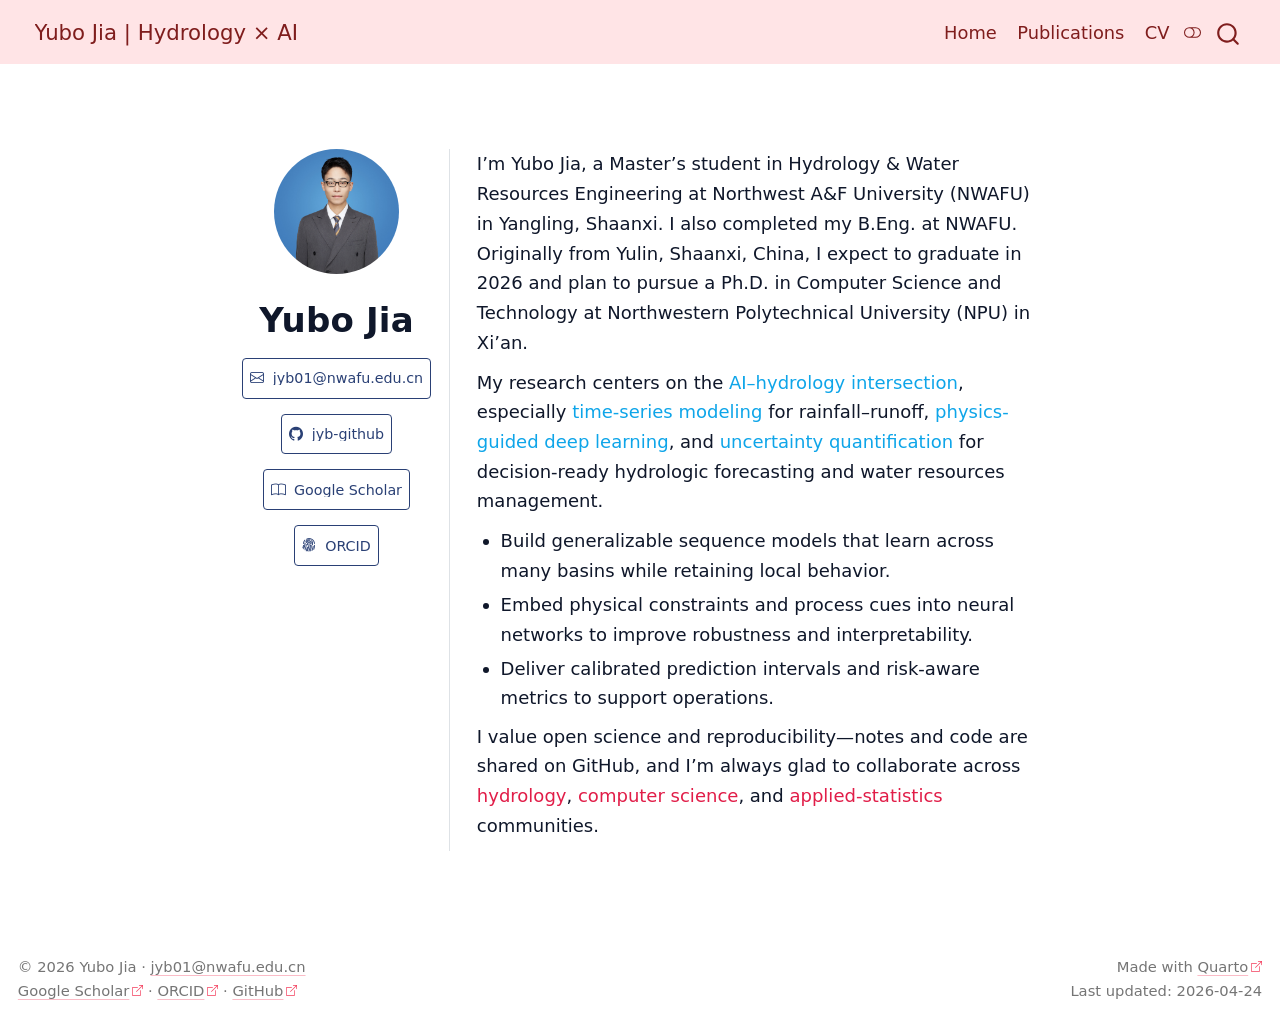
<file: docs/index.html>
<!DOCTYPE html>
<html xmlns="http://www.w3.org/1999/xhtml" lang="en" xml:lang="en"><head>

<meta charset="utf-8">
<meta name="generator" content="quarto-1.8.25">

<meta name="viewport" content="width=device-width, initial-scale=1.0, user-scalable=yes">


<title>Yubo Jia</title>
<style>
code{white-space: pre-wrap;}
span.smallcaps{font-variant: small-caps;}
div.columns{display: flex; gap: min(4vw, 1.5em);}
div.column{flex: auto; overflow-x: auto;}
div.hanging-indent{margin-left: 1.5em; text-indent: -1.5em;}
ul.task-list{list-style: none;}
ul.task-list li input[type="checkbox"] {
  width: 0.8em;
  margin: 0 0.8em 0.2em -1em; /* quarto-specific, see https://github.com/quarto-dev/quarto-cli/issues/4556 */ 
  vertical-align: middle;
}
</style>


<script src="site_libs/quarto-nav/quarto-nav.js"></script>
<script src="site_libs/clipboard/clipboard.min.js"></script>
<script src="site_libs/quarto-search/autocomplete.umd.js"></script>
<script src="site_libs/quarto-search/fuse.min.js"></script>
<script src="site_libs/quarto-search/quarto-search.js"></script>
<meta name="quarto:offset" content="./">
<link href="./images/site-logo.png" rel="icon" type="image/png">
<script src="site_libs/quarto-html/quarto.js" type="module"></script>
<script src="site_libs/quarto-html/tabsets/tabsets.js" type="module"></script>
<script src="site_libs/quarto-html/axe/axe-check.js" type="module"></script>
<script src="site_libs/quarto-html/popper.min.js"></script>
<script src="site_libs/quarto-html/tippy.umd.min.js"></script>
<link href="site_libs/quarto-html/tippy.css" rel="stylesheet">
<link href="site_libs/quarto-html/quarto-syntax-highlighting-2156106875a500ed5b0d6cb7cda64e9d.css" rel="stylesheet" class="quarto-color-scheme" id="quarto-text-highlighting-styles">
<link href="site_libs/quarto-html/quarto-syntax-highlighting-dark-db2ab6285dc1dfa17f26b3674ebb796b.css" rel="stylesheet" class="quarto-color-scheme quarto-color-alternate" id="quarto-text-highlighting-styles">
<link href="site_libs/quarto-html/quarto-syntax-highlighting-2156106875a500ed5b0d6cb7cda64e9d.css" rel="stylesheet" class="quarto-color-scheme-extra" id="quarto-text-highlighting-styles">
<script src="site_libs/bootstrap/bootstrap.min.js"></script>
<link href="site_libs/bootstrap/bootstrap-icons.css" rel="stylesheet">
<link href="site_libs/bootstrap/bootstrap-c20102e62881c07e76477cce2f9e4ada.min.css" rel="stylesheet" append-hash="true" class="quarto-color-scheme" id="quarto-bootstrap" data-mode="light">
<link href="site_libs/bootstrap/bootstrap-dark-8c8c15d078644ef7ad4516aa5528fd41.min.css" rel="stylesheet" append-hash="true" class="quarto-color-scheme quarto-color-alternate" id="quarto-bootstrap" data-mode="dark">
<link href="site_libs/bootstrap/bootstrap-c20102e62881c07e76477cce2f9e4ada.min.css" rel="stylesheet" append-hash="true" class="quarto-color-scheme-extra" id="quarto-bootstrap" data-mode="light">
<script id="quarto-search-options" type="application/json">{
  "location": "navbar",
  "copy-button": false,
  "collapse-after": 3,
  "panel-placement": "end",
  "type": "overlay",
  "limit": 50,
  "keyboard-shortcut": [
    "f",
    "/",
    "s"
  ],
  "language": {
    "search-no-results-text": "No results",
    "search-matching-documents-text": "matching documents",
    "search-copy-link-title": "Copy link to search",
    "search-hide-matches-text": "Hide additional matches",
    "search-more-match-text": "more match in this document",
    "search-more-matches-text": "more matches in this document",
    "search-clear-button-title": "Clear",
    "search-text-placeholder": "",
    "search-detached-cancel-button-title": "Cancel",
    "search-submit-button-title": "Submit",
    "search-label": "Search"
  }
}</script>


<meta property="og:title" content="Yubo Jia">
<meta property="og:image" content="https://jyb03.github.io/images/jiayubo_2025.jpg">
<meta property="og:site_name" content="Yubo Jia">
<meta property="og:image:alt" content="Portrait of Yubo Jia">
<meta name="twitter:title" content="Yubo Jia">
<meta name="twitter:image" content="https://jyb03.github.io/images/jiayubo_2025.jpg">
<meta name="twitter:image:alt" content="Portrait of Yubo Jia">
<meta name="twitter:card" content="summary_large_image">
</head>

<body class="nav-fixed fullcontent quarto-light"><script id="quarto-html-before-body" type="application/javascript">
    const toggleBodyColorMode = (bsSheetEl) => {
      const mode = bsSheetEl.getAttribute("data-mode");
      const bodyEl = window.document.querySelector("body");
      if (mode === "dark") {
        bodyEl.classList.add("quarto-dark");
        bodyEl.classList.remove("quarto-light");
      } else {
        bodyEl.classList.add("quarto-light");
        bodyEl.classList.remove("quarto-dark");
      }
    }
    const toggleBodyColorPrimary = () => {
      const bsSheetEl = window.document.querySelector("link#quarto-bootstrap:not([rel=disabled-stylesheet])");
      if (bsSheetEl) {
        toggleBodyColorMode(bsSheetEl);
      }
    }
    const setColorSchemeToggle = (alternate) => {
      const toggles = window.document.querySelectorAll('.quarto-color-scheme-toggle');
      for (let i=0; i < toggles.length; i++) {
        const toggle = toggles[i];
        if (toggle) {
          if (alternate) {
            toggle.classList.add("alternate");
          } else {
            toggle.classList.remove("alternate");
          }
        }
      }
    };
    const toggleColorMode = (alternate) => {
      // Switch the stylesheets
      const primaryStylesheets = window.document.querySelectorAll('link.quarto-color-scheme:not(.quarto-color-alternate)');
      const alternateStylesheets = window.document.querySelectorAll('link.quarto-color-scheme.quarto-color-alternate');
      manageTransitions('#quarto-margin-sidebar .nav-link', false);
      if (alternate) {
        // note: dark is layered on light, we don't disable primary!
        enableStylesheet(alternateStylesheets);
        for (const sheetNode of alternateStylesheets) {
          if (sheetNode.id === "quarto-bootstrap") {
            toggleBodyColorMode(sheetNode);
          }
        }
      } else {
        disableStylesheet(alternateStylesheets);
        enableStylesheet(primaryStylesheets)
        toggleBodyColorPrimary();
      }
      manageTransitions('#quarto-margin-sidebar .nav-link', true);
      // Switch the toggles
      setColorSchemeToggle(alternate)
      // Hack to workaround the fact that safari doesn't
      // properly recolor the scrollbar when toggling (#1455)
      if (navigator.userAgent.indexOf('Safari') > 0 && navigator.userAgent.indexOf('Chrome') == -1) {
        manageTransitions("body", false);
        window.scrollTo(0, 1);
        setTimeout(() => {
          window.scrollTo(0, 0);
          manageTransitions("body", true);
        }, 40);
      }
    }
    const disableStylesheet = (stylesheets) => {
      for (let i=0; i < stylesheets.length; i++) {
        const stylesheet = stylesheets[i];
        stylesheet.rel = 'disabled-stylesheet';
      }
    }
    const enableStylesheet = (stylesheets) => {
      for (let i=0; i < stylesheets.length; i++) {
        const stylesheet = stylesheets[i];
        if(stylesheet.rel !== 'stylesheet') { // for Chrome, which will still FOUC without this check
          stylesheet.rel = 'stylesheet';
        }
      }
    }
    const manageTransitions = (selector, allowTransitions) => {
      const els = window.document.querySelectorAll(selector);
      for (let i=0; i < els.length; i++) {
        const el = els[i];
        if (allowTransitions) {
          el.classList.remove('notransition');
        } else {
          el.classList.add('notransition');
        }
      }
    }
    const isFileUrl = () => {
      return window.location.protocol === 'file:';
    }
    const hasAlternateSentinel = () => {
      let styleSentinel = getColorSchemeSentinel();
      if (styleSentinel !== null) {
        return styleSentinel === "alternate";
      } else {
        return false;
      }
    }
    const setStyleSentinel = (alternate) => {
      const value = alternate ? "alternate" : "default";
      if (!isFileUrl()) {
        window.localStorage.setItem("quarto-color-scheme", value);
      } else {
        localAlternateSentinel = value;
      }
    }
    const getColorSchemeSentinel = () => {
      if (!isFileUrl()) {
        const storageValue = window.localStorage.getItem("quarto-color-scheme");
        return storageValue != null ? storageValue : localAlternateSentinel;
      } else {
        return localAlternateSentinel;
      }
    }
    const toggleGiscusIfUsed = (isAlternate, darkModeDefault) => {
      const baseTheme = document.querySelector('#giscus-base-theme')?.value ?? 'light';
      const alternateTheme = document.querySelector('#giscus-alt-theme')?.value ?? 'dark';
      let newTheme = '';
      if(authorPrefersDark) {
        newTheme = isAlternate ? baseTheme : alternateTheme;
      } else {
        newTheme = isAlternate ? alternateTheme : baseTheme;
      }
      const changeGiscusTheme = () => {
        // From: https://github.com/giscus/giscus/issues/336
        const sendMessage = (message) => {
          const iframe = document.querySelector('iframe.giscus-frame');
          if (!iframe) return;
          iframe.contentWindow.postMessage({ giscus: message }, 'https://giscus.app');
        }
        sendMessage({
          setConfig: {
            theme: newTheme
          }
        });
      }
      const isGiscussLoaded = window.document.querySelector('iframe.giscus-frame') !== null;
      if (isGiscussLoaded) {
        changeGiscusTheme();
      }
    };
    const authorPrefersDark = false;
    const darkModeDefault = authorPrefersDark;
      document.querySelector('link#quarto-text-highlighting-styles.quarto-color-scheme-extra').rel = 'disabled-stylesheet';
      document.querySelector('link#quarto-bootstrap.quarto-color-scheme-extra').rel = 'disabled-stylesheet';
    let localAlternateSentinel = darkModeDefault ? 'alternate' : 'default';
    // Dark / light mode switch
    window.quartoToggleColorScheme = () => {
      // Read the current dark / light value
      let toAlternate = !hasAlternateSentinel();
      toggleColorMode(toAlternate);
      setStyleSentinel(toAlternate);
      toggleGiscusIfUsed(toAlternate, darkModeDefault);
      window.dispatchEvent(new Event('resize'));
    };
    // Switch to dark mode if need be
    if (hasAlternateSentinel()) {
      toggleColorMode(true);
    } else {
      toggleColorMode(false);
    }
  </script>

<div id="quarto-search-results"></div>
  <header id="quarto-header" class="headroom fixed-top">
    <nav class="navbar navbar-expand-lg " data-bs-theme="dark">
      <div class="navbar-container container-fluid">
      <div class="navbar-brand-container mx-auto">
    <a href="./index.html" class="navbar-brand navbar-brand-logo">
    </a>
    <a class="navbar-brand" href="./index.html">
    <span class="navbar-title">Yubo Jia | Hydrology × AI</span>
    </a>
  </div>
            <div id="quarto-search" class="" title="Search"></div>
          <button class="navbar-toggler" type="button" data-bs-toggle="collapse" data-bs-target="#navbarCollapse" aria-controls="navbarCollapse" role="menu" aria-expanded="false" aria-label="Toggle navigation" onclick="if (window.quartoToggleHeadroom) { window.quartoToggleHeadroom(); }">
  <span class="navbar-toggler-icon"></span>
</button>
          <div class="collapse navbar-collapse" id="navbarCollapse">
            <ul class="navbar-nav navbar-nav-scroll ms-auto">
  <li class="nav-item">
    <a class="nav-link active" href="./index.html" aria-current="page"> 
<span class="menu-text">Home</span></a>
  </li>  
  <li class="nav-item">
    <a class="nav-link" href="./publications.html"> 
<span class="menu-text">Publications</span></a>
  </li>  
  <li class="nav-item">
    <a class="nav-link" href="./CV.html"> 
<span class="menu-text">CV</span></a>
  </li>  
</ul>
          </div> <!-- /navcollapse -->
            <div class="quarto-navbar-tools">
  <a href="" class="quarto-color-scheme-toggle quarto-navigation-tool  px-1" onclick="window.quartoToggleColorScheme(); return false;" title="Toggle dark mode"><i class="bi"></i></a>
</div>
      </div> <!-- /container-fluid -->
    </nav>
</header>
<!-- content -->
<div id="quarto-content" class="quarto-container page-columns page-rows-contents page-layout-article page-navbar">
<!-- sidebar -->
<!-- margin-sidebar -->
    
<!-- main -->
<main class="content" id="quarto-document-content">





<style>
  :root { --accent: #0ea5e9; }

  /* 关键词着色 */
  #hero .kw { color: var(--accent); font-weight: 500; }
  :root { --accent:#0ea5e9; --highlight:#e11d48; }   /* 新增 --highlight，一个更好看的红色 */
  .kw-red { color: var(--highlight); font-weight: 500; }  /* 粗体 + 红色 */

  /* 微调 trestles 左右栏比例 */
  .about-entity   { flex-basis: 20% !important; flex-shrink: 0 !important; }
  .about-contents { flex-basis: 80% !important; }

  /* 段落与行距 */
  #hero p { margin-bottom: .6rem; line-height: 1.65; }
  #hero.lead { font-size: 1.06rem; }

  /* 移动端响应式 */
  @media (max-width: 768px) {
    .about-entity, .about-contents { flex-basis: 100% !important; }
    #hero.lead { font-size: 1rem; }
  }

  /* About 链接样式（略微加高） */
  .about-links{
    display:flex; flex-wrap:wrap; gap:.5rem;
  }
  .about-links .about-link{
    display:inline-flex; align-items:center; gap:.4rem;
    padding:.45rem .75rem;
    line-height:1;
    min-height:2.4rem;   /* 原 2.1rem → 2.4rem */
    border-radius:.5rem;
    white-space:nowrap;
    min-width:0;
  }
  .about-links .about-link .about-link-text{
    overflow:hidden; text-overflow:ellipsis;
  }
  @media (max-width: 480px){
    .about-links .about-link{
      font-size:.95rem;
      min-height:2.25rem; /* 原 2.1rem → 2.25rem */
      padding:.4rem .65rem;
    }
  }
</style>
<div class="quarto-about-trestles">
  <div class="about-entity">
    <img src="images/jiayubo_2025.jpg" alt="Portrait of Yubo Jia" class="about-image
  round " style="height: 7em; width: 7em;">
<header id="title-block-header" class="quarto-title-block default">
<div class="quarto-title">
<h1 class="title">Yubo Jia</h1>
</div>
<div class="quarto-title-meta">
  </div>
</header>
    <div class="about-links">
  <a href="mailto:jyb01@nwafu.edu.cn" class="about-link" rel="" target="">
    <i class="bi bi-envelope"></i>
     <span class="about-link-text">jyb01@nwafu.edu.cn</span>
  </a>
  <a href="https://github.com/jyb03" class="about-link" rel="" target="">
    <i class="bi bi-github"></i>
     <span class="about-link-text">jyb-github</span>
  </a>
  <a href="https://scholar.google.com/citations?user=Fx-O06kAAAAJ" class="about-link" rel="" target="">
    <i class="bi bi-book"></i>
     <span class="about-link-text">Google Scholar</span>
  </a>
  <a href="https://orcid.org/0009-0003-0851-7565" class="about-link" rel="" target="">
    <i class="bi bi-fingerprint"></i>
     <span class="about-link-text">ORCID</span>
  </a>
</div>
  </div>
  <div class="about-contents"><div id="hero" class="lead">
<p>
I’m Yubo Jia, a Master’s student in <strong>Hydrology &amp; Water Resources Engineering</strong> at Northwest A&amp;F University (NWAFU) in Yangling, Shaanxi. I also completed my B.Eng. at NWAFU. Originally from Yulin, Shaanxi, China, I expect to graduate in 2026 and plan to pursue a Ph.D.&nbsp;in <strong>Computer Science and Technology</strong> at Northwestern Polytechnical University (NPU) in Xi’an.
</p>
<p>
My research centers on the <span class="kw">AI–hydrology intersection</span>, especially <span class="kw">time-series modeling</span> for rainfall–runoff, <span class="kw">physics-guided deep learning</span>, and <span class="kw">uncertainty quantification</span> for decision-ready hydrologic forecasting and water resources management.
</p>
<ul class="hero-points" style="margin:.5rem 0 0 1rem; padding-left:.4rem;">
<li style="margin:.25rem 0;">
Build generalizable sequence models that learn across many basins while retaining local behavior.
</li>
<li style="margin:.25rem 0;">
Embed physical constraints and process cues into neural networks to improve robustness and interpretability.
</li>
<li style="margin:.25rem 0;">
Deliver calibrated prediction intervals and risk-aware metrics to support operations.
</li>
</ul>
<p style="margin-top:.5rem;">
I value open science and reproducibility—notes and code are shared on GitHub, and I’m always glad to collaborate across <span class="kw-red">hydrology</span>, <span class="kw-red">computer science</span>, and <span class="kw-red">applied-statistics</span> communities.
</p>
</div></div>
</div>





</main> <!-- /main -->
<script id="quarto-html-after-body" type="application/javascript">
  window.document.addEventListener("DOMContentLoaded", function (event) {
    // Ensure there is a toggle, if there isn't float one in the top right
    if (window.document.querySelector('.quarto-color-scheme-toggle') === null) {
      const a = window.document.createElement('a');
      a.classList.add('top-right');
      a.classList.add('quarto-color-scheme-toggle');
      a.href = "";
      a.onclick = function() { try { window.quartoToggleColorScheme(); } catch {} return false; };
      const i = window.document.createElement("i");
      i.classList.add('bi');
      a.appendChild(i);
      window.document.body.appendChild(a);
    }
    setColorSchemeToggle(hasAlternateSentinel())
    const isCodeAnnotation = (el) => {
      for (const clz of el.classList) {
        if (clz.startsWith('code-annotation-')) {                     
          return true;
        }
      }
      return false;
    }
    const onCopySuccess = function(e) {
      // button target
      const button = e.trigger;
      // don't keep focus
      button.blur();
      // flash "checked"
      button.classList.add('code-copy-button-checked');
      var currentTitle = button.getAttribute("title");
      button.setAttribute("title", "Copied!");
      let tooltip;
      if (window.bootstrap) {
        button.setAttribute("data-bs-toggle", "tooltip");
        button.setAttribute("data-bs-placement", "left");
        button.setAttribute("data-bs-title", "Copied!");
        tooltip = new bootstrap.Tooltip(button, 
          { trigger: "manual", 
            customClass: "code-copy-button-tooltip",
            offset: [0, -8]});
        tooltip.show();    
      }
      setTimeout(function() {
        if (tooltip) {
          tooltip.hide();
          button.removeAttribute("data-bs-title");
          button.removeAttribute("data-bs-toggle");
          button.removeAttribute("data-bs-placement");
        }
        button.setAttribute("title", currentTitle);
        button.classList.remove('code-copy-button-checked');
      }, 1000);
      // clear code selection
      e.clearSelection();
    }
    const getTextToCopy = function(trigger) {
      const outerScaffold = trigger.parentElement.cloneNode(true);
      const codeEl = outerScaffold.querySelector('code');
      for (const childEl of codeEl.children) {
        if (isCodeAnnotation(childEl)) {
          childEl.remove();
        }
      }
      return codeEl.innerText;
    }
    const clipboard = new window.ClipboardJS('.code-copy-button:not([data-in-quarto-modal])', {
      text: getTextToCopy
    });
    clipboard.on('success', onCopySuccess);
    if (window.document.getElementById('quarto-embedded-source-code-modal')) {
      const clipboardModal = new window.ClipboardJS('.code-copy-button[data-in-quarto-modal]', {
        text: getTextToCopy,
        container: window.document.getElementById('quarto-embedded-source-code-modal')
      });
      clipboardModal.on('success', onCopySuccess);
    }
      var localhostRegex = new RegExp(/^(?:http|https):\/\/localhost\:?[0-9]*\//);
      var mailtoRegex = new RegExp(/^mailto:/);
        var filterRegex = new RegExp("https:\/\/jyb03\.github\.io\/");
      var isInternal = (href) => {
          return filterRegex.test(href) || localhostRegex.test(href) || mailtoRegex.test(href);
      }
      // Inspect non-navigation links and adorn them if external
     var links = window.document.querySelectorAll('a[href]:not(.nav-link):not(.navbar-brand):not(.toc-action):not(.sidebar-link):not(.sidebar-item-toggle):not(.pagination-link):not(.no-external):not([aria-hidden]):not(.dropdown-item):not(.quarto-navigation-tool):not(.about-link)');
      for (var i=0; i<links.length; i++) {
        const link = links[i];
        if (!isInternal(link.href)) {
          // undo the damage that might have been done by quarto-nav.js in the case of
          // links that we want to consider external
          if (link.dataset.originalHref !== undefined) {
            link.href = link.dataset.originalHref;
          }
            // target, if specified
            link.setAttribute("target", "_blank");
            if (link.getAttribute("rel") === null) {
              link.setAttribute("rel", "noopener");
            }
            // default icon
            link.classList.add("external");
        }
      }
    function tippyHover(el, contentFn, onTriggerFn, onUntriggerFn) {
      const config = {
        allowHTML: true,
        maxWidth: 500,
        delay: 100,
        arrow: false,
        appendTo: function(el) {
            return el.parentElement;
        },
        interactive: true,
        interactiveBorder: 10,
        theme: 'quarto',
        placement: 'bottom-start',
      };
      if (contentFn) {
        config.content = contentFn;
      }
      if (onTriggerFn) {
        config.onTrigger = onTriggerFn;
      }
      if (onUntriggerFn) {
        config.onUntrigger = onUntriggerFn;
      }
      window.tippy(el, config); 
    }
    const noterefs = window.document.querySelectorAll('a[role="doc-noteref"]');
    for (var i=0; i<noterefs.length; i++) {
      const ref = noterefs[i];
      tippyHover(ref, function() {
        // use id or data attribute instead here
        let href = ref.getAttribute('data-footnote-href') || ref.getAttribute('href');
        try { href = new URL(href).hash; } catch {}
        const id = href.replace(/^#\/?/, "");
        const note = window.document.getElementById(id);
        if (note) {
          return note.innerHTML;
        } else {
          return "";
        }
      });
    }
    const xrefs = window.document.querySelectorAll('a.quarto-xref');
    const processXRef = (id, note) => {
      // Strip column container classes
      const stripColumnClz = (el) => {
        el.classList.remove("page-full", "page-columns");
        if (el.children) {
          for (const child of el.children) {
            stripColumnClz(child);
          }
        }
      }
      stripColumnClz(note)
      if (id === null || id.startsWith('sec-')) {
        // Special case sections, only their first couple elements
        const container = document.createElement("div");
        if (note.children && note.children.length > 2) {
          container.appendChild(note.children[0].cloneNode(true));
          for (let i = 1; i < note.children.length; i++) {
            const child = note.children[i];
            if (child.tagName === "P" && child.innerText === "") {
              continue;
            } else {
              container.appendChild(child.cloneNode(true));
              break;
            }
          }
          if (window.Quarto?.typesetMath) {
            window.Quarto.typesetMath(container);
          }
          return container.innerHTML
        } else {
          if (window.Quarto?.typesetMath) {
            window.Quarto.typesetMath(note);
          }
          return note.innerHTML;
        }
      } else {
        // Remove any anchor links if they are present
        const anchorLink = note.querySelector('a.anchorjs-link');
        if (anchorLink) {
          anchorLink.remove();
        }
        if (window.Quarto?.typesetMath) {
          window.Quarto.typesetMath(note);
        }
        if (note.classList.contains("callout")) {
          return note.outerHTML;
        } else {
          return note.innerHTML;
        }
      }
    }
    for (var i=0; i<xrefs.length; i++) {
      const xref = xrefs[i];
      tippyHover(xref, undefined, function(instance) {
        instance.disable();
        let url = xref.getAttribute('href');
        let hash = undefined; 
        if (url.startsWith('#')) {
          hash = url;
        } else {
          try { hash = new URL(url).hash; } catch {}
        }
        if (hash) {
          const id = hash.replace(/^#\/?/, "");
          const note = window.document.getElementById(id);
          if (note !== null) {
            try {
              const html = processXRef(id, note.cloneNode(true));
              instance.setContent(html);
            } finally {
              instance.enable();
              instance.show();
            }
          } else {
            // See if we can fetch this
            fetch(url.split('#')[0])
            .then(res => res.text())
            .then(html => {
              const parser = new DOMParser();
              const htmlDoc = parser.parseFromString(html, "text/html");
              const note = htmlDoc.getElementById(id);
              if (note !== null) {
                const html = processXRef(id, note);
                instance.setContent(html);
              } 
            }).finally(() => {
              instance.enable();
              instance.show();
            });
          }
        } else {
          // See if we can fetch a full url (with no hash to target)
          // This is a special case and we should probably do some content thinning / targeting
          fetch(url)
          .then(res => res.text())
          .then(html => {
            const parser = new DOMParser();
            const htmlDoc = parser.parseFromString(html, "text/html");
            const note = htmlDoc.querySelector('main.content');
            if (note !== null) {
              // This should only happen for chapter cross references
              // (since there is no id in the URL)
              // remove the first header
              if (note.children.length > 0 && note.children[0].tagName === "HEADER") {
                note.children[0].remove();
              }
              const html = processXRef(null, note);
              instance.setContent(html);
            } 
          }).finally(() => {
            instance.enable();
            instance.show();
          });
        }
      }, function(instance) {
      });
    }
        let selectedAnnoteEl;
        const selectorForAnnotation = ( cell, annotation) => {
          let cellAttr = 'data-code-cell="' + cell + '"';
          let lineAttr = 'data-code-annotation="' +  annotation + '"';
          const selector = 'span[' + cellAttr + '][' + lineAttr + ']';
          return selector;
        }
        const selectCodeLines = (annoteEl) => {
          const doc = window.document;
          const targetCell = annoteEl.getAttribute("data-target-cell");
          const targetAnnotation = annoteEl.getAttribute("data-target-annotation");
          const annoteSpan = window.document.querySelector(selectorForAnnotation(targetCell, targetAnnotation));
          const lines = annoteSpan.getAttribute("data-code-lines").split(",");
          const lineIds = lines.map((line) => {
            return targetCell + "-" + line;
          })
          let top = null;
          let height = null;
          let parent = null;
          if (lineIds.length > 0) {
              //compute the position of the single el (top and bottom and make a div)
              const el = window.document.getElementById(lineIds[0]);
              top = el.offsetTop;
              height = el.offsetHeight;
              parent = el.parentElement.parentElement;
            if (lineIds.length > 1) {
              const lastEl = window.document.getElementById(lineIds[lineIds.length - 1]);
              const bottom = lastEl.offsetTop + lastEl.offsetHeight;
              height = bottom - top;
            }
            if (top !== null && height !== null && parent !== null) {
              // cook up a div (if necessary) and position it 
              let div = window.document.getElementById("code-annotation-line-highlight");
              if (div === null) {
                div = window.document.createElement("div");
                div.setAttribute("id", "code-annotation-line-highlight");
                div.style.position = 'absolute';
                parent.appendChild(div);
              }
              div.style.top = top - 2 + "px";
              div.style.height = height + 4 + "px";
              div.style.left = 0;
              let gutterDiv = window.document.getElementById("code-annotation-line-highlight-gutter");
              if (gutterDiv === null) {
                gutterDiv = window.document.createElement("div");
                gutterDiv.setAttribute("id", "code-annotation-line-highlight-gutter");
                gutterDiv.style.position = 'absolute';
                const codeCell = window.document.getElementById(targetCell);
                const gutter = codeCell.querySelector('.code-annotation-gutter');
                gutter.appendChild(gutterDiv);
              }
              gutterDiv.style.top = top - 2 + "px";
              gutterDiv.style.height = height + 4 + "px";
            }
            selectedAnnoteEl = annoteEl;
          }
        };
        const unselectCodeLines = () => {
          const elementsIds = ["code-annotation-line-highlight", "code-annotation-line-highlight-gutter"];
          elementsIds.forEach((elId) => {
            const div = window.document.getElementById(elId);
            if (div) {
              div.remove();
            }
          });
          selectedAnnoteEl = undefined;
        };
          // Handle positioning of the toggle
      window.addEventListener(
        "resize",
        throttle(() => {
          elRect = undefined;
          if (selectedAnnoteEl) {
            selectCodeLines(selectedAnnoteEl);
          }
        }, 10)
      );
      function throttle(fn, ms) {
      let throttle = false;
      let timer;
        return (...args) => {
          if(!throttle) { // first call gets through
              fn.apply(this, args);
              throttle = true;
          } else { // all the others get throttled
              if(timer) clearTimeout(timer); // cancel #2
              timer = setTimeout(() => {
                fn.apply(this, args);
                timer = throttle = false;
              }, ms);
          }
        };
      }
        // Attach click handler to the DT
        const annoteDls = window.document.querySelectorAll('dt[data-target-cell]');
        for (const annoteDlNode of annoteDls) {
          annoteDlNode.addEventListener('click', (event) => {
            const clickedEl = event.target;
            if (clickedEl !== selectedAnnoteEl) {
              unselectCodeLines();
              const activeEl = window.document.querySelector('dt[data-target-cell].code-annotation-active');
              if (activeEl) {
                activeEl.classList.remove('code-annotation-active');
              }
              selectCodeLines(clickedEl);
              clickedEl.classList.add('code-annotation-active');
            } else {
              // Unselect the line
              unselectCodeLines();
              clickedEl.classList.remove('code-annotation-active');
            }
          });
        }
    const findCites = (el) => {
      const parentEl = el.parentElement;
      if (parentEl) {
        const cites = parentEl.dataset.cites;
        if (cites) {
          return {
            el,
            cites: cites.split(' ')
          };
        } else {
          return findCites(el.parentElement)
        }
      } else {
        return undefined;
      }
    };
    var bibliorefs = window.document.querySelectorAll('a[role="doc-biblioref"]');
    for (var i=0; i<bibliorefs.length; i++) {
      const ref = bibliorefs[i];
      const citeInfo = findCites(ref);
      if (citeInfo) {
        tippyHover(citeInfo.el, function() {
          var popup = window.document.createElement('div');
          citeInfo.cites.forEach(function(cite) {
            var citeDiv = window.document.createElement('div');
            citeDiv.classList.add('hanging-indent');
            citeDiv.classList.add('csl-entry');
            var biblioDiv = window.document.getElementById('ref-' + cite);
            if (biblioDiv) {
              citeDiv.innerHTML = biblioDiv.innerHTML;
            }
            popup.appendChild(citeDiv);
          });
          return popup.innerHTML;
        });
      }
    }
  });
  </script>
</div> <!-- /content -->
<footer class="footer">
  <div class="nav-footer">
    <div class="nav-footer-left">
<p>© 2026 Yubo Jia · <a href="mailto:jyb01@nwafu.edu.cn">jyb01@nwafu.edu.cn</a><br> <a href="https://scholar.google.com/citations?user=Fx-O06kAAAAJ">Google Scholar</a> · <a href="https://orcid.org/0009-0003-0851-7565">ORCID</a> · <a href="https://github.com/jyb03">GitHub</a></p>
</div>   
    <div class="nav-footer-center">
      &nbsp;
    </div>
    <div class="nav-footer-right">
<p>Made with <a href="https://quarto.org/">Quarto</a><br> Last updated: 2026-04-24</p>
</div>
  </div>
</footer>




</body></html>
</file>
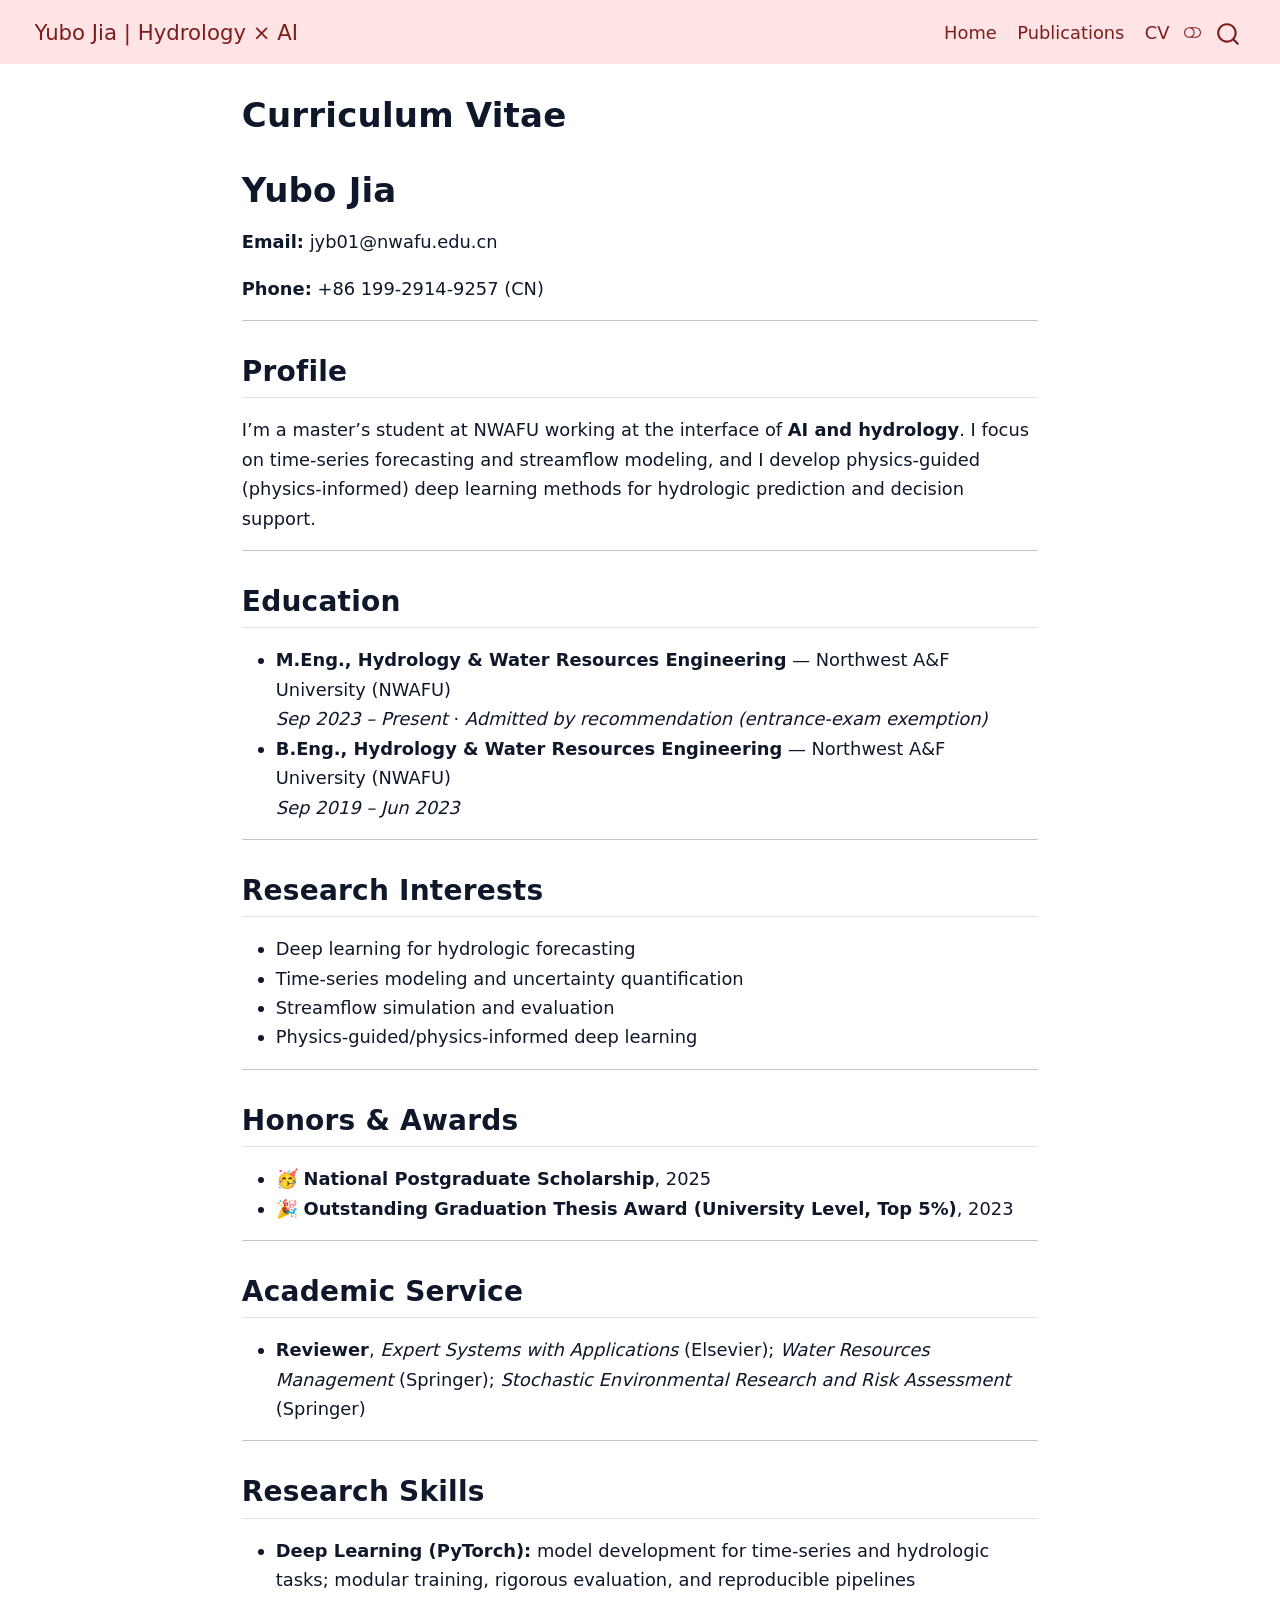
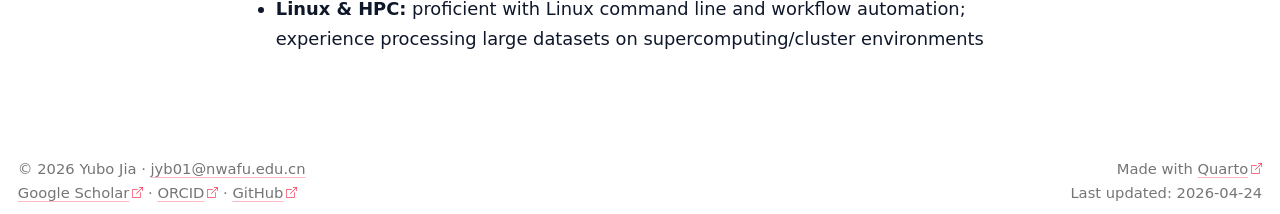
<file: docs/CV.html>
<!DOCTYPE html>
<html xmlns="http://www.w3.org/1999/xhtml" lang="en" xml:lang="en"><head>

<meta charset="utf-8">
<meta name="generator" content="quarto-1.8.25">

<meta name="viewport" content="width=device-width, initial-scale=1.0, user-scalable=yes">


<title>Curriculum Vitae – Yubo Jia</title>
<style>
code{white-space: pre-wrap;}
span.smallcaps{font-variant: small-caps;}
div.columns{display: flex; gap: min(4vw, 1.5em);}
div.column{flex: auto; overflow-x: auto;}
div.hanging-indent{margin-left: 1.5em; text-indent: -1.5em;}
ul.task-list{list-style: none;}
ul.task-list li input[type="checkbox"] {
  width: 0.8em;
  margin: 0 0.8em 0.2em -1em; /* quarto-specific, see https://github.com/quarto-dev/quarto-cli/issues/4556 */ 
  vertical-align: middle;
}
</style>


<script src="site_libs/quarto-nav/quarto-nav.js"></script>
<script src="site_libs/clipboard/clipboard.min.js"></script>
<script src="site_libs/quarto-search/autocomplete.umd.js"></script>
<script src="site_libs/quarto-search/fuse.min.js"></script>
<script src="site_libs/quarto-search/quarto-search.js"></script>
<meta name="quarto:offset" content="./">
<link href="./images/site-logo.png" rel="icon" type="image/png">
<script src="site_libs/quarto-html/quarto.js" type="module"></script>
<script src="site_libs/quarto-html/tabsets/tabsets.js" type="module"></script>
<script src="site_libs/quarto-html/axe/axe-check.js" type="module"></script>
<script src="site_libs/quarto-html/popper.min.js"></script>
<script src="site_libs/quarto-html/tippy.umd.min.js"></script>
<script src="site_libs/quarto-html/anchor.min.js"></script>
<link href="site_libs/quarto-html/tippy.css" rel="stylesheet">
<link href="site_libs/quarto-html/quarto-syntax-highlighting-2156106875a500ed5b0d6cb7cda64e9d.css" rel="stylesheet" class="quarto-color-scheme" id="quarto-text-highlighting-styles">
<link href="site_libs/quarto-html/quarto-syntax-highlighting-dark-db2ab6285dc1dfa17f26b3674ebb796b.css" rel="stylesheet" class="quarto-color-scheme quarto-color-alternate" id="quarto-text-highlighting-styles">
<link href="site_libs/quarto-html/quarto-syntax-highlighting-2156106875a500ed5b0d6cb7cda64e9d.css" rel="stylesheet" class="quarto-color-scheme-extra" id="quarto-text-highlighting-styles">
<script src="site_libs/bootstrap/bootstrap.min.js"></script>
<link href="site_libs/bootstrap/bootstrap-icons.css" rel="stylesheet">
<link href="site_libs/bootstrap/bootstrap-c20102e62881c07e76477cce2f9e4ada.min.css" rel="stylesheet" append-hash="true" class="quarto-color-scheme" id="quarto-bootstrap" data-mode="light">
<link href="site_libs/bootstrap/bootstrap-dark-8c8c15d078644ef7ad4516aa5528fd41.min.css" rel="stylesheet" append-hash="true" class="quarto-color-scheme quarto-color-alternate" id="quarto-bootstrap" data-mode="dark">
<link href="site_libs/bootstrap/bootstrap-c20102e62881c07e76477cce2f9e4ada.min.css" rel="stylesheet" append-hash="true" class="quarto-color-scheme-extra" id="quarto-bootstrap" data-mode="light">
<script id="quarto-search-options" type="application/json">{
  "location": "navbar",
  "copy-button": false,
  "collapse-after": 3,
  "panel-placement": "end",
  "type": "overlay",
  "limit": 50,
  "keyboard-shortcut": [
    "f",
    "/",
    "s"
  ],
  "language": {
    "search-no-results-text": "No results",
    "search-matching-documents-text": "matching documents",
    "search-copy-link-title": "Copy link to search",
    "search-hide-matches-text": "Hide additional matches",
    "search-more-match-text": "more match in this document",
    "search-more-matches-text": "more matches in this document",
    "search-clear-button-title": "Clear",
    "search-text-placeholder": "",
    "search-detached-cancel-button-title": "Cancel",
    "search-submit-button-title": "Submit",
    "search-label": "Search"
  }
}</script>


<meta property="og:title" content="Curriculum Vitae – Yubo Jia">
<meta property="og:description" content="">
<meta property="og:site_name" content="Yubo Jia">
<meta name="twitter:title" content="Curriculum Vitae – Yubo Jia">
<meta name="twitter:description" content="">
<meta name="twitter:card" content="summary">
</head>

<body class="nav-fixed fullcontent quarto-light"><script id="quarto-html-before-body" type="application/javascript">
    const toggleBodyColorMode = (bsSheetEl) => {
      const mode = bsSheetEl.getAttribute("data-mode");
      const bodyEl = window.document.querySelector("body");
      if (mode === "dark") {
        bodyEl.classList.add("quarto-dark");
        bodyEl.classList.remove("quarto-light");
      } else {
        bodyEl.classList.add("quarto-light");
        bodyEl.classList.remove("quarto-dark");
      }
    }
    const toggleBodyColorPrimary = () => {
      const bsSheetEl = window.document.querySelector("link#quarto-bootstrap:not([rel=disabled-stylesheet])");
      if (bsSheetEl) {
        toggleBodyColorMode(bsSheetEl);
      }
    }
    const setColorSchemeToggle = (alternate) => {
      const toggles = window.document.querySelectorAll('.quarto-color-scheme-toggle');
      for (let i=0; i < toggles.length; i++) {
        const toggle = toggles[i];
        if (toggle) {
          if (alternate) {
            toggle.classList.add("alternate");
          } else {
            toggle.classList.remove("alternate");
          }
        }
      }
    };
    const toggleColorMode = (alternate) => {
      // Switch the stylesheets
      const primaryStylesheets = window.document.querySelectorAll('link.quarto-color-scheme:not(.quarto-color-alternate)');
      const alternateStylesheets = window.document.querySelectorAll('link.quarto-color-scheme.quarto-color-alternate');
      manageTransitions('#quarto-margin-sidebar .nav-link', false);
      if (alternate) {
        // note: dark is layered on light, we don't disable primary!
        enableStylesheet(alternateStylesheets);
        for (const sheetNode of alternateStylesheets) {
          if (sheetNode.id === "quarto-bootstrap") {
            toggleBodyColorMode(sheetNode);
          }
        }
      } else {
        disableStylesheet(alternateStylesheets);
        enableStylesheet(primaryStylesheets)
        toggleBodyColorPrimary();
      }
      manageTransitions('#quarto-margin-sidebar .nav-link', true);
      // Switch the toggles
      setColorSchemeToggle(alternate)
      // Hack to workaround the fact that safari doesn't
      // properly recolor the scrollbar when toggling (#1455)
      if (navigator.userAgent.indexOf('Safari') > 0 && navigator.userAgent.indexOf('Chrome') == -1) {
        manageTransitions("body", false);
        window.scrollTo(0, 1);
        setTimeout(() => {
          window.scrollTo(0, 0);
          manageTransitions("body", true);
        }, 40);
      }
    }
    const disableStylesheet = (stylesheets) => {
      for (let i=0; i < stylesheets.length; i++) {
        const stylesheet = stylesheets[i];
        stylesheet.rel = 'disabled-stylesheet';
      }
    }
    const enableStylesheet = (stylesheets) => {
      for (let i=0; i < stylesheets.length; i++) {
        const stylesheet = stylesheets[i];
        if(stylesheet.rel !== 'stylesheet') { // for Chrome, which will still FOUC without this check
          stylesheet.rel = 'stylesheet';
        }
      }
    }
    const manageTransitions = (selector, allowTransitions) => {
      const els = window.document.querySelectorAll(selector);
      for (let i=0; i < els.length; i++) {
        const el = els[i];
        if (allowTransitions) {
          el.classList.remove('notransition');
        } else {
          el.classList.add('notransition');
        }
      }
    }
    const isFileUrl = () => {
      return window.location.protocol === 'file:';
    }
    const hasAlternateSentinel = () => {
      let styleSentinel = getColorSchemeSentinel();
      if (styleSentinel !== null) {
        return styleSentinel === "alternate";
      } else {
        return false;
      }
    }
    const setStyleSentinel = (alternate) => {
      const value = alternate ? "alternate" : "default";
      if (!isFileUrl()) {
        window.localStorage.setItem("quarto-color-scheme", value);
      } else {
        localAlternateSentinel = value;
      }
    }
    const getColorSchemeSentinel = () => {
      if (!isFileUrl()) {
        const storageValue = window.localStorage.getItem("quarto-color-scheme");
        return storageValue != null ? storageValue : localAlternateSentinel;
      } else {
        return localAlternateSentinel;
      }
    }
    const toggleGiscusIfUsed = (isAlternate, darkModeDefault) => {
      const baseTheme = document.querySelector('#giscus-base-theme')?.value ?? 'light';
      const alternateTheme = document.querySelector('#giscus-alt-theme')?.value ?? 'dark';
      let newTheme = '';
      if(authorPrefersDark) {
        newTheme = isAlternate ? baseTheme : alternateTheme;
      } else {
        newTheme = isAlternate ? alternateTheme : baseTheme;
      }
      const changeGiscusTheme = () => {
        // From: https://github.com/giscus/giscus/issues/336
        const sendMessage = (message) => {
          const iframe = document.querySelector('iframe.giscus-frame');
          if (!iframe) return;
          iframe.contentWindow.postMessage({ giscus: message }, 'https://giscus.app');
        }
        sendMessage({
          setConfig: {
            theme: newTheme
          }
        });
      }
      const isGiscussLoaded = window.document.querySelector('iframe.giscus-frame') !== null;
      if (isGiscussLoaded) {
        changeGiscusTheme();
      }
    };
    const authorPrefersDark = false;
    const darkModeDefault = authorPrefersDark;
      document.querySelector('link#quarto-text-highlighting-styles.quarto-color-scheme-extra').rel = 'disabled-stylesheet';
      document.querySelector('link#quarto-bootstrap.quarto-color-scheme-extra').rel = 'disabled-stylesheet';
    let localAlternateSentinel = darkModeDefault ? 'alternate' : 'default';
    // Dark / light mode switch
    window.quartoToggleColorScheme = () => {
      // Read the current dark / light value
      let toAlternate = !hasAlternateSentinel();
      toggleColorMode(toAlternate);
      setStyleSentinel(toAlternate);
      toggleGiscusIfUsed(toAlternate, darkModeDefault);
      window.dispatchEvent(new Event('resize'));
    };
    // Switch to dark mode if need be
    if (hasAlternateSentinel()) {
      toggleColorMode(true);
    } else {
      toggleColorMode(false);
    }
  </script>

<div id="quarto-search-results"></div>
  <header id="quarto-header" class="headroom fixed-top">
    <nav class="navbar navbar-expand-lg " data-bs-theme="dark">
      <div class="navbar-container container-fluid">
      <div class="navbar-brand-container mx-auto">
    <a href="./index.html" class="navbar-brand navbar-brand-logo">
    </a>
    <a class="navbar-brand" href="./index.html">
    <span class="navbar-title">Yubo Jia | Hydrology × AI</span>
    </a>
  </div>
            <div id="quarto-search" class="" title="Search"></div>
          <button class="navbar-toggler" type="button" data-bs-toggle="collapse" data-bs-target="#navbarCollapse" aria-controls="navbarCollapse" role="menu" aria-expanded="false" aria-label="Toggle navigation" onclick="if (window.quartoToggleHeadroom) { window.quartoToggleHeadroom(); }">
  <span class="navbar-toggler-icon"></span>
</button>
          <div class="collapse navbar-collapse" id="navbarCollapse">
            <ul class="navbar-nav navbar-nav-scroll ms-auto">
  <li class="nav-item">
    <a class="nav-link" href="./index.html"> 
<span class="menu-text">Home</span></a>
  </li>  
  <li class="nav-item">
    <a class="nav-link" href="./publications.html"> 
<span class="menu-text">Publications</span></a>
  </li>  
  <li class="nav-item">
    <a class="nav-link active" href="./CV.html" aria-current="page"> 
<span class="menu-text">CV</span></a>
  </li>  
</ul>
          </div> <!-- /navcollapse -->
            <div class="quarto-navbar-tools">
  <a href="" class="quarto-color-scheme-toggle quarto-navigation-tool  px-1" onclick="window.quartoToggleColorScheme(); return false;" title="Toggle dark mode"><i class="bi"></i></a>
</div>
      </div> <!-- /container-fluid -->
    </nav>
</header>
<!-- content -->
<div id="quarto-content" class="quarto-container page-columns page-rows-contents page-layout-article page-navbar">
<!-- sidebar -->
<!-- margin-sidebar -->
    
<!-- main -->
<main class="content" id="quarto-document-content">


<header id="title-block-header" class="quarto-title-block default">
<div class="quarto-title">
<h1 class="title">Curriculum Vitae</h1>
</div>



<div class="quarto-title-meta">

    
  
    
  </div>
  


</header>


<section id="yubo-jia" class="level1">
<h1>Yubo Jia</h1>
<p><strong>Email:</strong> jyb01@nwafu.edu.cn</p>
<p><strong>Phone:</strong> +86 199-2914-9257 (CN)</p>
<hr>
<section id="profile" class="level2">
<h2 class="anchored" data-anchor-id="profile">Profile</h2>
<p>I’m a master’s student at NWAFU working at the interface of <strong>AI and hydrology</strong>. I focus on time-series forecasting and streamflow modeling, and I develop physics-guided (physics-informed) deep learning methods for hydrologic prediction and decision support.</p>
<hr>
</section>
<section id="education" class="level2">
<h2 class="anchored" data-anchor-id="education">Education</h2>
<ul>
<li><strong>M.Eng., Hydrology &amp; Water Resources Engineering</strong> — Northwest A&amp;F University (NWAFU)<br>
<em>Sep 2023 – Present</em> · <em>Admitted by recommendation (entrance-exam exemption)</em></li>
<li><strong>B.Eng., Hydrology &amp; Water Resources Engineering</strong> — Northwest A&amp;F University (NWAFU)<br>
<em>Sep 2019 – Jun 2023</em></li>
</ul>
<hr>
</section>
<section id="research-interests" class="level2">
<h2 class="anchored" data-anchor-id="research-interests">Research Interests</h2>
<ul>
<li>Deep learning for hydrologic forecasting<br>
</li>
<li>Time-series modeling and uncertainty quantification<br>
</li>
<li>Streamflow simulation and evaluation<br>
</li>
<li>Physics-guided/physics-informed deep learning</li>
</ul>
<hr>
</section>
<section id="honors-awards" class="level2">
<h2 class="anchored" data-anchor-id="honors-awards">Honors &amp; Awards</h2>
<ul>
<li>🥳 <strong>National Postgraduate Scholarship</strong>, 2025</li>
<li>🎉 <strong>Outstanding Graduation Thesis Award (University Level, Top 5%)</strong>, 2023</li>
</ul>
<hr>
</section>
<section id="academic-service" class="level2">
<h2 class="anchored" data-anchor-id="academic-service">Academic Service</h2>
<ul>
<li><strong>Reviewer</strong>, <em>Expert Systems with Applications</em> (Elsevier); <em>Water Resources Management</em> (Springer); <em>Stochastic Environmental Research and Risk Assessment</em> (Springer)</li>
</ul>
<hr>
</section>
<section id="research-skills" class="level2">
<h2 class="anchored" data-anchor-id="research-skills">Research Skills</h2>
<ul>
<li><strong>Deep Learning (PyTorch):</strong> model development for time-series and hydrologic tasks; modular training, rigorous evaluation, and reproducible pipelines<br>
</li>
<li><strong>Linux &amp; HPC:</strong> proficient with Linux command line and workflow automation; experience processing large datasets on supercomputing/cluster environments</li>
</ul>


</section>
</section>

</main> <!-- /main -->
<script id="quarto-html-after-body" type="application/javascript">
  window.document.addEventListener("DOMContentLoaded", function (event) {
    // Ensure there is a toggle, if there isn't float one in the top right
    if (window.document.querySelector('.quarto-color-scheme-toggle') === null) {
      const a = window.document.createElement('a');
      a.classList.add('top-right');
      a.classList.add('quarto-color-scheme-toggle');
      a.href = "";
      a.onclick = function() { try { window.quartoToggleColorScheme(); } catch {} return false; };
      const i = window.document.createElement("i");
      i.classList.add('bi');
      a.appendChild(i);
      window.document.body.appendChild(a);
    }
    setColorSchemeToggle(hasAlternateSentinel())
    const icon = "";
    const anchorJS = new window.AnchorJS();
    anchorJS.options = {
      placement: 'right',
      icon: icon
    };
    anchorJS.add('.anchored');
    const isCodeAnnotation = (el) => {
      for (const clz of el.classList) {
        if (clz.startsWith('code-annotation-')) {                     
          return true;
        }
      }
      return false;
    }
    const onCopySuccess = function(e) {
      // button target
      const button = e.trigger;
      // don't keep focus
      button.blur();
      // flash "checked"
      button.classList.add('code-copy-button-checked');
      var currentTitle = button.getAttribute("title");
      button.setAttribute("title", "Copied!");
      let tooltip;
      if (window.bootstrap) {
        button.setAttribute("data-bs-toggle", "tooltip");
        button.setAttribute("data-bs-placement", "left");
        button.setAttribute("data-bs-title", "Copied!");
        tooltip = new bootstrap.Tooltip(button, 
          { trigger: "manual", 
            customClass: "code-copy-button-tooltip",
            offset: [0, -8]});
        tooltip.show();    
      }
      setTimeout(function() {
        if (tooltip) {
          tooltip.hide();
          button.removeAttribute("data-bs-title");
          button.removeAttribute("data-bs-toggle");
          button.removeAttribute("data-bs-placement");
        }
        button.setAttribute("title", currentTitle);
        button.classList.remove('code-copy-button-checked');
      }, 1000);
      // clear code selection
      e.clearSelection();
    }
    const getTextToCopy = function(trigger) {
      const outerScaffold = trigger.parentElement.cloneNode(true);
      const codeEl = outerScaffold.querySelector('code');
      for (const childEl of codeEl.children) {
        if (isCodeAnnotation(childEl)) {
          childEl.remove();
        }
      }
      return codeEl.innerText;
    }
    const clipboard = new window.ClipboardJS('.code-copy-button:not([data-in-quarto-modal])', {
      text: getTextToCopy
    });
    clipboard.on('success', onCopySuccess);
    if (window.document.getElementById('quarto-embedded-source-code-modal')) {
      const clipboardModal = new window.ClipboardJS('.code-copy-button[data-in-quarto-modal]', {
        text: getTextToCopy,
        container: window.document.getElementById('quarto-embedded-source-code-modal')
      });
      clipboardModal.on('success', onCopySuccess);
    }
      var localhostRegex = new RegExp(/^(?:http|https):\/\/localhost\:?[0-9]*\//);
      var mailtoRegex = new RegExp(/^mailto:/);
        var filterRegex = new RegExp("https:\/\/jyb03\.github\.io\/");
      var isInternal = (href) => {
          return filterRegex.test(href) || localhostRegex.test(href) || mailtoRegex.test(href);
      }
      // Inspect non-navigation links and adorn them if external
     var links = window.document.querySelectorAll('a[href]:not(.nav-link):not(.navbar-brand):not(.toc-action):not(.sidebar-link):not(.sidebar-item-toggle):not(.pagination-link):not(.no-external):not([aria-hidden]):not(.dropdown-item):not(.quarto-navigation-tool):not(.about-link)');
      for (var i=0; i<links.length; i++) {
        const link = links[i];
        if (!isInternal(link.href)) {
          // undo the damage that might have been done by quarto-nav.js in the case of
          // links that we want to consider external
          if (link.dataset.originalHref !== undefined) {
            link.href = link.dataset.originalHref;
          }
            // target, if specified
            link.setAttribute("target", "_blank");
            if (link.getAttribute("rel") === null) {
              link.setAttribute("rel", "noopener");
            }
            // default icon
            link.classList.add("external");
        }
      }
    function tippyHover(el, contentFn, onTriggerFn, onUntriggerFn) {
      const config = {
        allowHTML: true,
        maxWidth: 500,
        delay: 100,
        arrow: false,
        appendTo: function(el) {
            return el.parentElement;
        },
        interactive: true,
        interactiveBorder: 10,
        theme: 'quarto',
        placement: 'bottom-start',
      };
      if (contentFn) {
        config.content = contentFn;
      }
      if (onTriggerFn) {
        config.onTrigger = onTriggerFn;
      }
      if (onUntriggerFn) {
        config.onUntrigger = onUntriggerFn;
      }
      window.tippy(el, config); 
    }
    const noterefs = window.document.querySelectorAll('a[role="doc-noteref"]');
    for (var i=0; i<noterefs.length; i++) {
      const ref = noterefs[i];
      tippyHover(ref, function() {
        // use id or data attribute instead here
        let href = ref.getAttribute('data-footnote-href') || ref.getAttribute('href');
        try { href = new URL(href).hash; } catch {}
        const id = href.replace(/^#\/?/, "");
        const note = window.document.getElementById(id);
        if (note) {
          return note.innerHTML;
        } else {
          return "";
        }
      });
    }
    const xrefs = window.document.querySelectorAll('a.quarto-xref');
    const processXRef = (id, note) => {
      // Strip column container classes
      const stripColumnClz = (el) => {
        el.classList.remove("page-full", "page-columns");
        if (el.children) {
          for (const child of el.children) {
            stripColumnClz(child);
          }
        }
      }
      stripColumnClz(note)
      if (id === null || id.startsWith('sec-')) {
        // Special case sections, only their first couple elements
        const container = document.createElement("div");
        if (note.children && note.children.length > 2) {
          container.appendChild(note.children[0].cloneNode(true));
          for (let i = 1; i < note.children.length; i++) {
            const child = note.children[i];
            if (child.tagName === "P" && child.innerText === "") {
              continue;
            } else {
              container.appendChild(child.cloneNode(true));
              break;
            }
          }
          if (window.Quarto?.typesetMath) {
            window.Quarto.typesetMath(container);
          }
          return container.innerHTML
        } else {
          if (window.Quarto?.typesetMath) {
            window.Quarto.typesetMath(note);
          }
          return note.innerHTML;
        }
      } else {
        // Remove any anchor links if they are present
        const anchorLink = note.querySelector('a.anchorjs-link');
        if (anchorLink) {
          anchorLink.remove();
        }
        if (window.Quarto?.typesetMath) {
          window.Quarto.typesetMath(note);
        }
        if (note.classList.contains("callout")) {
          return note.outerHTML;
        } else {
          return note.innerHTML;
        }
      }
    }
    for (var i=0; i<xrefs.length; i++) {
      const xref = xrefs[i];
      tippyHover(xref, undefined, function(instance) {
        instance.disable();
        let url = xref.getAttribute('href');
        let hash = undefined; 
        if (url.startsWith('#')) {
          hash = url;
        } else {
          try { hash = new URL(url).hash; } catch {}
        }
        if (hash) {
          const id = hash.replace(/^#\/?/, "");
          const note = window.document.getElementById(id);
          if (note !== null) {
            try {
              const html = processXRef(id, note.cloneNode(true));
              instance.setContent(html);
            } finally {
              instance.enable();
              instance.show();
            }
          } else {
            // See if we can fetch this
            fetch(url.split('#')[0])
            .then(res => res.text())
            .then(html => {
              const parser = new DOMParser();
              const htmlDoc = parser.parseFromString(html, "text/html");
              const note = htmlDoc.getElementById(id);
              if (note !== null) {
                const html = processXRef(id, note);
                instance.setContent(html);
              } 
            }).finally(() => {
              instance.enable();
              instance.show();
            });
          }
        } else {
          // See if we can fetch a full url (with no hash to target)
          // This is a special case and we should probably do some content thinning / targeting
          fetch(url)
          .then(res => res.text())
          .then(html => {
            const parser = new DOMParser();
            const htmlDoc = parser.parseFromString(html, "text/html");
            const note = htmlDoc.querySelector('main.content');
            if (note !== null) {
              // This should only happen for chapter cross references
              // (since there is no id in the URL)
              // remove the first header
              if (note.children.length > 0 && note.children[0].tagName === "HEADER") {
                note.children[0].remove();
              }
              const html = processXRef(null, note);
              instance.setContent(html);
            } 
          }).finally(() => {
            instance.enable();
            instance.show();
          });
        }
      }, function(instance) {
      });
    }
        let selectedAnnoteEl;
        const selectorForAnnotation = ( cell, annotation) => {
          let cellAttr = 'data-code-cell="' + cell + '"';
          let lineAttr = 'data-code-annotation="' +  annotation + '"';
          const selector = 'span[' + cellAttr + '][' + lineAttr + ']';
          return selector;
        }
        const selectCodeLines = (annoteEl) => {
          const doc = window.document;
          const targetCell = annoteEl.getAttribute("data-target-cell");
          const targetAnnotation = annoteEl.getAttribute("data-target-annotation");
          const annoteSpan = window.document.querySelector(selectorForAnnotation(targetCell, targetAnnotation));
          const lines = annoteSpan.getAttribute("data-code-lines").split(",");
          const lineIds = lines.map((line) => {
            return targetCell + "-" + line;
          })
          let top = null;
          let height = null;
          let parent = null;
          if (lineIds.length > 0) {
              //compute the position of the single el (top and bottom and make a div)
              const el = window.document.getElementById(lineIds[0]);
              top = el.offsetTop;
              height = el.offsetHeight;
              parent = el.parentElement.parentElement;
            if (lineIds.length > 1) {
              const lastEl = window.document.getElementById(lineIds[lineIds.length - 1]);
              const bottom = lastEl.offsetTop + lastEl.offsetHeight;
              height = bottom - top;
            }
            if (top !== null && height !== null && parent !== null) {
              // cook up a div (if necessary) and position it 
              let div = window.document.getElementById("code-annotation-line-highlight");
              if (div === null) {
                div = window.document.createElement("div");
                div.setAttribute("id", "code-annotation-line-highlight");
                div.style.position = 'absolute';
                parent.appendChild(div);
              }
              div.style.top = top - 2 + "px";
              div.style.height = height + 4 + "px";
              div.style.left = 0;
              let gutterDiv = window.document.getElementById("code-annotation-line-highlight-gutter");
              if (gutterDiv === null) {
                gutterDiv = window.document.createElement("div");
                gutterDiv.setAttribute("id", "code-annotation-line-highlight-gutter");
                gutterDiv.style.position = 'absolute';
                const codeCell = window.document.getElementById(targetCell);
                const gutter = codeCell.querySelector('.code-annotation-gutter');
                gutter.appendChild(gutterDiv);
              }
              gutterDiv.style.top = top - 2 + "px";
              gutterDiv.style.height = height + 4 + "px";
            }
            selectedAnnoteEl = annoteEl;
          }
        };
        const unselectCodeLines = () => {
          const elementsIds = ["code-annotation-line-highlight", "code-annotation-line-highlight-gutter"];
          elementsIds.forEach((elId) => {
            const div = window.document.getElementById(elId);
            if (div) {
              div.remove();
            }
          });
          selectedAnnoteEl = undefined;
        };
          // Handle positioning of the toggle
      window.addEventListener(
        "resize",
        throttle(() => {
          elRect = undefined;
          if (selectedAnnoteEl) {
            selectCodeLines(selectedAnnoteEl);
          }
        }, 10)
      );
      function throttle(fn, ms) {
      let throttle = false;
      let timer;
        return (...args) => {
          if(!throttle) { // first call gets through
              fn.apply(this, args);
              throttle = true;
          } else { // all the others get throttled
              if(timer) clearTimeout(timer); // cancel #2
              timer = setTimeout(() => {
                fn.apply(this, args);
                timer = throttle = false;
              }, ms);
          }
        };
      }
        // Attach click handler to the DT
        const annoteDls = window.document.querySelectorAll('dt[data-target-cell]');
        for (const annoteDlNode of annoteDls) {
          annoteDlNode.addEventListener('click', (event) => {
            const clickedEl = event.target;
            if (clickedEl !== selectedAnnoteEl) {
              unselectCodeLines();
              const activeEl = window.document.querySelector('dt[data-target-cell].code-annotation-active');
              if (activeEl) {
                activeEl.classList.remove('code-annotation-active');
              }
              selectCodeLines(clickedEl);
              clickedEl.classList.add('code-annotation-active');
            } else {
              // Unselect the line
              unselectCodeLines();
              clickedEl.classList.remove('code-annotation-active');
            }
          });
        }
    const findCites = (el) => {
      const parentEl = el.parentElement;
      if (parentEl) {
        const cites = parentEl.dataset.cites;
        if (cites) {
          return {
            el,
            cites: cites.split(' ')
          };
        } else {
          return findCites(el.parentElement)
        }
      } else {
        return undefined;
      }
    };
    var bibliorefs = window.document.querySelectorAll('a[role="doc-biblioref"]');
    for (var i=0; i<bibliorefs.length; i++) {
      const ref = bibliorefs[i];
      const citeInfo = findCites(ref);
      if (citeInfo) {
        tippyHover(citeInfo.el, function() {
          var popup = window.document.createElement('div');
          citeInfo.cites.forEach(function(cite) {
            var citeDiv = window.document.createElement('div');
            citeDiv.classList.add('hanging-indent');
            citeDiv.classList.add('csl-entry');
            var biblioDiv = window.document.getElementById('ref-' + cite);
            if (biblioDiv) {
              citeDiv.innerHTML = biblioDiv.innerHTML;
            }
            popup.appendChild(citeDiv);
          });
          return popup.innerHTML;
        });
      }
    }
  });
  </script>
</div> <!-- /content -->
<footer class="footer">
  <div class="nav-footer">
    <div class="nav-footer-left">
<p>© 2026 Yubo Jia · <a href="mailto:jyb01@nwafu.edu.cn">jyb01@nwafu.edu.cn</a><br> <a href="https://scholar.google.com/citations?user=Fx-O06kAAAAJ">Google Scholar</a> · <a href="https://orcid.org/0009-0003-0851-7565">ORCID</a> · <a href="https://github.com/jyb03">GitHub</a></p>
</div>   
    <div class="nav-footer-center">
      &nbsp;
    </div>
    <div class="nav-footer-right">
<p>Made with <a href="https://quarto.org/">Quarto</a><br> Last updated: 2026-04-24</p>
</div>
  </div>
</footer>




</body></html>
</file>
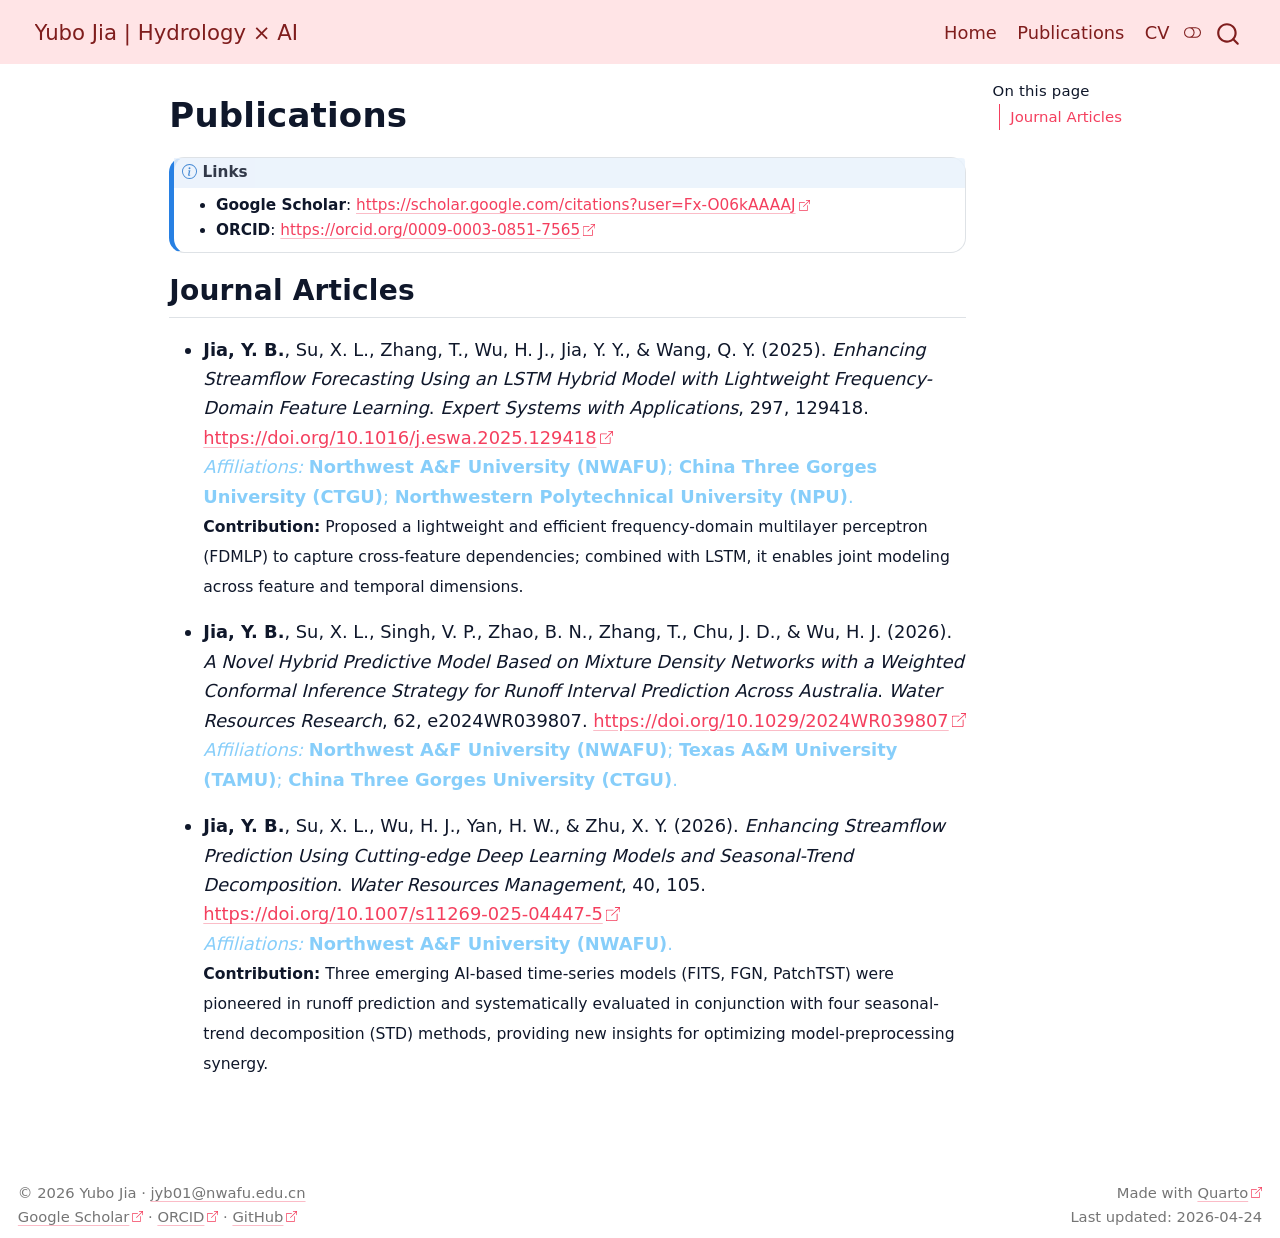
<file: docs/publications.html>
<!DOCTYPE html>
<html xmlns="http://www.w3.org/1999/xhtml" lang="en" xml:lang="en"><head>

<meta charset="utf-8">
<meta name="generator" content="quarto-1.8.25">

<meta name="viewport" content="width=device-width, initial-scale=1.0, user-scalable=yes">


<title>Publications – Yubo Jia</title>
<style>
code{white-space: pre-wrap;}
span.smallcaps{font-variant: small-caps;}
div.columns{display: flex; gap: min(4vw, 1.5em);}
div.column{flex: auto; overflow-x: auto;}
div.hanging-indent{margin-left: 1.5em; text-indent: -1.5em;}
ul.task-list{list-style: none;}
ul.task-list li input[type="checkbox"] {
  width: 0.8em;
  margin: 0 0.8em 0.2em -1em; /* quarto-specific, see https://github.com/quarto-dev/quarto-cli/issues/4556 */ 
  vertical-align: middle;
}
</style>


<script src="site_libs/quarto-nav/quarto-nav.js"></script>
<script src="site_libs/clipboard/clipboard.min.js"></script>
<script src="site_libs/quarto-search/autocomplete.umd.js"></script>
<script src="site_libs/quarto-search/fuse.min.js"></script>
<script src="site_libs/quarto-search/quarto-search.js"></script>
<meta name="quarto:offset" content="./">
<link href="./images/site-logo.png" rel="icon" type="image/png">
<script src="site_libs/quarto-html/quarto.js" type="module"></script>
<script src="site_libs/quarto-html/tabsets/tabsets.js" type="module"></script>
<script src="site_libs/quarto-html/axe/axe-check.js" type="module"></script>
<script src="site_libs/quarto-html/popper.min.js"></script>
<script src="site_libs/quarto-html/tippy.umd.min.js"></script>
<script src="site_libs/quarto-html/anchor.min.js"></script>
<link href="site_libs/quarto-html/tippy.css" rel="stylesheet">
<link href="site_libs/quarto-html/quarto-syntax-highlighting-2156106875a500ed5b0d6cb7cda64e9d.css" rel="stylesheet" class="quarto-color-scheme" id="quarto-text-highlighting-styles">
<link href="site_libs/quarto-html/quarto-syntax-highlighting-dark-db2ab6285dc1dfa17f26b3674ebb796b.css" rel="stylesheet" class="quarto-color-scheme quarto-color-alternate" id="quarto-text-highlighting-styles">
<link href="site_libs/quarto-html/quarto-syntax-highlighting-2156106875a500ed5b0d6cb7cda64e9d.css" rel="stylesheet" class="quarto-color-scheme-extra" id="quarto-text-highlighting-styles">
<script src="site_libs/bootstrap/bootstrap.min.js"></script>
<link href="site_libs/bootstrap/bootstrap-icons.css" rel="stylesheet">
<link href="site_libs/bootstrap/bootstrap-c20102e62881c07e76477cce2f9e4ada.min.css" rel="stylesheet" append-hash="true" class="quarto-color-scheme" id="quarto-bootstrap" data-mode="light">
<link href="site_libs/bootstrap/bootstrap-dark-8c8c15d078644ef7ad4516aa5528fd41.min.css" rel="stylesheet" append-hash="true" class="quarto-color-scheme quarto-color-alternate" id="quarto-bootstrap" data-mode="dark">
<link href="site_libs/bootstrap/bootstrap-c20102e62881c07e76477cce2f9e4ada.min.css" rel="stylesheet" append-hash="true" class="quarto-color-scheme-extra" id="quarto-bootstrap" data-mode="light">
<script id="quarto-search-options" type="application/json">{
  "location": "navbar",
  "copy-button": false,
  "collapse-after": 3,
  "panel-placement": "end",
  "type": "overlay",
  "limit": 50,
  "keyboard-shortcut": [
    "f",
    "/",
    "s"
  ],
  "language": {
    "search-no-results-text": "No results",
    "search-matching-documents-text": "matching documents",
    "search-copy-link-title": "Copy link to search",
    "search-hide-matches-text": "Hide additional matches",
    "search-more-match-text": "more match in this document",
    "search-more-matches-text": "more matches in this document",
    "search-clear-button-title": "Clear",
    "search-text-placeholder": "",
    "search-detached-cancel-button-title": "Cancel",
    "search-submit-button-title": "Submit",
    "search-label": "Search"
  }
}</script>


<meta property="og:title" content="Publications – Yubo Jia">
<meta property="og:site_name" content="Yubo Jia">
<meta name="twitter:title" content="Publications – Yubo Jia">
<meta name="twitter:card" content="summary">
</head>

<body class="nav-fixed quarto-light"><script id="quarto-html-before-body" type="application/javascript">
    const toggleBodyColorMode = (bsSheetEl) => {
      const mode = bsSheetEl.getAttribute("data-mode");
      const bodyEl = window.document.querySelector("body");
      if (mode === "dark") {
        bodyEl.classList.add("quarto-dark");
        bodyEl.classList.remove("quarto-light");
      } else {
        bodyEl.classList.add("quarto-light");
        bodyEl.classList.remove("quarto-dark");
      }
    }
    const toggleBodyColorPrimary = () => {
      const bsSheetEl = window.document.querySelector("link#quarto-bootstrap:not([rel=disabled-stylesheet])");
      if (bsSheetEl) {
        toggleBodyColorMode(bsSheetEl);
      }
    }
    const setColorSchemeToggle = (alternate) => {
      const toggles = window.document.querySelectorAll('.quarto-color-scheme-toggle');
      for (let i=0; i < toggles.length; i++) {
        const toggle = toggles[i];
        if (toggle) {
          if (alternate) {
            toggle.classList.add("alternate");
          } else {
            toggle.classList.remove("alternate");
          }
        }
      }
    };
    const toggleColorMode = (alternate) => {
      // Switch the stylesheets
      const primaryStylesheets = window.document.querySelectorAll('link.quarto-color-scheme:not(.quarto-color-alternate)');
      const alternateStylesheets = window.document.querySelectorAll('link.quarto-color-scheme.quarto-color-alternate');
      manageTransitions('#quarto-margin-sidebar .nav-link', false);
      if (alternate) {
        // note: dark is layered on light, we don't disable primary!
        enableStylesheet(alternateStylesheets);
        for (const sheetNode of alternateStylesheets) {
          if (sheetNode.id === "quarto-bootstrap") {
            toggleBodyColorMode(sheetNode);
          }
        }
      } else {
        disableStylesheet(alternateStylesheets);
        enableStylesheet(primaryStylesheets)
        toggleBodyColorPrimary();
      }
      manageTransitions('#quarto-margin-sidebar .nav-link', true);
      // Switch the toggles
      setColorSchemeToggle(alternate)
      // Hack to workaround the fact that safari doesn't
      // properly recolor the scrollbar when toggling (#1455)
      if (navigator.userAgent.indexOf('Safari') > 0 && navigator.userAgent.indexOf('Chrome') == -1) {
        manageTransitions("body", false);
        window.scrollTo(0, 1);
        setTimeout(() => {
          window.scrollTo(0, 0);
          manageTransitions("body", true);
        }, 40);
      }
    }
    const disableStylesheet = (stylesheets) => {
      for (let i=0; i < stylesheets.length; i++) {
        const stylesheet = stylesheets[i];
        stylesheet.rel = 'disabled-stylesheet';
      }
    }
    const enableStylesheet = (stylesheets) => {
      for (let i=0; i < stylesheets.length; i++) {
        const stylesheet = stylesheets[i];
        if(stylesheet.rel !== 'stylesheet') { // for Chrome, which will still FOUC without this check
          stylesheet.rel = 'stylesheet';
        }
      }
    }
    const manageTransitions = (selector, allowTransitions) => {
      const els = window.document.querySelectorAll(selector);
      for (let i=0; i < els.length; i++) {
        const el = els[i];
        if (allowTransitions) {
          el.classList.remove('notransition');
        } else {
          el.classList.add('notransition');
        }
      }
    }
    const isFileUrl = () => {
      return window.location.protocol === 'file:';
    }
    const hasAlternateSentinel = () => {
      let styleSentinel = getColorSchemeSentinel();
      if (styleSentinel !== null) {
        return styleSentinel === "alternate";
      } else {
        return false;
      }
    }
    const setStyleSentinel = (alternate) => {
      const value = alternate ? "alternate" : "default";
      if (!isFileUrl()) {
        window.localStorage.setItem("quarto-color-scheme", value);
      } else {
        localAlternateSentinel = value;
      }
    }
    const getColorSchemeSentinel = () => {
      if (!isFileUrl()) {
        const storageValue = window.localStorage.getItem("quarto-color-scheme");
        return storageValue != null ? storageValue : localAlternateSentinel;
      } else {
        return localAlternateSentinel;
      }
    }
    const toggleGiscusIfUsed = (isAlternate, darkModeDefault) => {
      const baseTheme = document.querySelector('#giscus-base-theme')?.value ?? 'light';
      const alternateTheme = document.querySelector('#giscus-alt-theme')?.value ?? 'dark';
      let newTheme = '';
      if(authorPrefersDark) {
        newTheme = isAlternate ? baseTheme : alternateTheme;
      } else {
        newTheme = isAlternate ? alternateTheme : baseTheme;
      }
      const changeGiscusTheme = () => {
        // From: https://github.com/giscus/giscus/issues/336
        const sendMessage = (message) => {
          const iframe = document.querySelector('iframe.giscus-frame');
          if (!iframe) return;
          iframe.contentWindow.postMessage({ giscus: message }, 'https://giscus.app');
        }
        sendMessage({
          setConfig: {
            theme: newTheme
          }
        });
      }
      const isGiscussLoaded = window.document.querySelector('iframe.giscus-frame') !== null;
      if (isGiscussLoaded) {
        changeGiscusTheme();
      }
    };
    const authorPrefersDark = false;
    const darkModeDefault = authorPrefersDark;
      document.querySelector('link#quarto-text-highlighting-styles.quarto-color-scheme-extra').rel = 'disabled-stylesheet';
      document.querySelector('link#quarto-bootstrap.quarto-color-scheme-extra').rel = 'disabled-stylesheet';
    let localAlternateSentinel = darkModeDefault ? 'alternate' : 'default';
    // Dark / light mode switch
    window.quartoToggleColorScheme = () => {
      // Read the current dark / light value
      let toAlternate = !hasAlternateSentinel();
      toggleColorMode(toAlternate);
      setStyleSentinel(toAlternate);
      toggleGiscusIfUsed(toAlternate, darkModeDefault);
      window.dispatchEvent(new Event('resize'));
    };
    // Switch to dark mode if need be
    if (hasAlternateSentinel()) {
      toggleColorMode(true);
    } else {
      toggleColorMode(false);
    }
  </script>

<div id="quarto-search-results"></div>
  <header id="quarto-header" class="headroom fixed-top">
    <nav class="navbar navbar-expand-lg " data-bs-theme="dark">
      <div class="navbar-container container-fluid">
      <div class="navbar-brand-container mx-auto">
    <a href="./index.html" class="navbar-brand navbar-brand-logo">
    </a>
    <a class="navbar-brand" href="./index.html">
    <span class="navbar-title">Yubo Jia | Hydrology × AI</span>
    </a>
  </div>
            <div id="quarto-search" class="" title="Search"></div>
          <button class="navbar-toggler" type="button" data-bs-toggle="collapse" data-bs-target="#navbarCollapse" aria-controls="navbarCollapse" role="menu" aria-expanded="false" aria-label="Toggle navigation" onclick="if (window.quartoToggleHeadroom) { window.quartoToggleHeadroom(); }">
  <span class="navbar-toggler-icon"></span>
</button>
          <div class="collapse navbar-collapse" id="navbarCollapse">
            <ul class="navbar-nav navbar-nav-scroll ms-auto">
  <li class="nav-item">
    <a class="nav-link" href="./index.html"> 
<span class="menu-text">Home</span></a>
  </li>  
  <li class="nav-item">
    <a class="nav-link active" href="./publications.html" aria-current="page"> 
<span class="menu-text">Publications</span></a>
  </li>  
  <li class="nav-item">
    <a class="nav-link" href="./CV.html"> 
<span class="menu-text">CV</span></a>
  </li>  
</ul>
          </div> <!-- /navcollapse -->
            <div class="quarto-navbar-tools">
  <a href="" class="quarto-color-scheme-toggle quarto-navigation-tool  px-1" onclick="window.quartoToggleColorScheme(); return false;" title="Toggle dark mode"><i class="bi"></i></a>
</div>
      </div> <!-- /container-fluid -->
    </nav>
</header>
<!-- content -->
<div id="quarto-content" class="quarto-container page-columns page-rows-contents page-layout-article page-navbar">
<!-- sidebar -->
<!-- margin-sidebar -->
    <div id="quarto-margin-sidebar" class="sidebar margin-sidebar">
        <nav id="TOC" role="doc-toc" class="toc-active">
    <h2 id="toc-title">On this page</h2>
   
  <ul>
  <li><a href="#journal-articles" id="toc-journal-articles" class="nav-link active" data-scroll-target="#journal-articles">Journal Articles</a></li>
  </ul>
</nav>
    </div>
<!-- main -->
<main class="content" id="quarto-document-content">


<header id="title-block-header" class="quarto-title-block default">
<div class="quarto-title">
<h1 class="title">Publications</h1>
</div>



<div class="quarto-title-meta">

    
  
    
  </div>
  


</header>


<div class="callout callout-style-default callout-note callout-titled">
<div class="callout-header d-flex align-content-center">
<div class="callout-icon-container">
<i class="callout-icon"></i>
</div>
<div class="callout-title-container flex-fill">
<span class="screen-reader-only">Note</span>Links
</div>
</div>
<div class="callout-body-container callout-body">
<ul>
<li><strong>Google Scholar</strong>: <a href="https://scholar.google.com/citations?user=Fx-O06kAAAAJ" class="uri">https://scholar.google.com/citations?user=Fx-O06kAAAAJ</a></li>
<li><strong>ORCID</strong>: <a href="https://orcid.org/0009-0003-0851-7565" class="uri">https://orcid.org/0009-0003-0851-7565</a></li>
</ul>
</div>
</div>
<section id="journal-articles" class="level2">
<h2 class="anchored" data-anchor-id="journal-articles">Journal Articles</h2>
<ul>
<li><p><strong>Jia, Y. B.</strong>, Su, X. L., Zhang, T., Wu, H. J., Jia, Y. Y., &amp; Wang, Q. Y. (2025). <em>Enhancing Streamflow Forecasting Using an LSTM Hybrid Model with Lightweight Frequency-Domain Feature Learning</em>. <i>Expert Systems with Applications</i>, 297, 129418. <a href="https://doi.org/10.1016/j.eswa.2025.129418" class="uri">https://doi.org/10.1016/j.eswa.2025.129418</a><br>
<span style="color:#87CEFA"><em>Affiliations:</em> <strong>Northwest A&amp;F University (NWAFU)</strong>; <strong>China Three Gorges University (CTGU)</strong>; <strong>Northwestern Polytechnical University (NPU)</strong>.</span><br> <small><strong>Contribution:</strong> Proposed a lightweight and efficient frequency-domain multilayer perceptron (FDMLP) to capture cross-feature dependencies; combined with LSTM, it enables joint modeling across feature and temporal dimensions.</small></p></li>
<li><p><strong>Jia, Y. B.</strong>, Su, X. L., Singh, V. P., Zhao, B. N., Zhang, T., Chu, J. D., &amp; Wu, H. J. (2026). <em>A Novel Hybrid Predictive Model Based on Mixture Density Networks with a Weighted Conformal Inference Strategy for Runoff Interval Prediction Across Australia</em>. <i>Water Resources Research</i>, 62, e2024WR039807. <a href="https://doi.org/10.1029/2024WR039807" class="uri">https://doi.org/10.1029/2024WR039807</a><br>
<span style="color:#87CEFA"><em>Affiliations:</em> <strong>Northwest A&amp;F University (NWAFU)</strong>; <strong>Texas A&amp;M University (TAMU)</strong>; <strong>China Three Gorges University (CTGU)</strong>.</span></p></li>
<li><p><strong>Jia, Y. B.</strong>, Su, X. L., Wu, H. J., Yan, H. W., &amp; Zhu, X. Y. (2026). <em>Enhancing Streamflow Prediction Using Cutting-edge Deep Learning Models and Seasonal-Trend Decomposition</em>. <i>Water Resources Management</i>, 40, 105. <a href="https://doi.org/10.1007/s11269-025-04447-5" class="uri">https://doi.org/10.1007/s11269-025-04447-5</a><br>
<span style="color:#87CEFA"><em>Affiliations:</em> <strong>Northwest A&amp;F University (NWAFU)</strong>.</span><br> <small><strong>Contribution:</strong> Three emerging AI-based time-series models (FITS, FGN, PatchTST) were pioneered in runoff prediction and systematically evaluated in conjunction with four seasonal-trend decomposition (STD) methods, providing new insights for optimizing model-preprocessing synergy.</small></p></li>
</ul>


</section>

</main> <!-- /main -->
<script id="quarto-html-after-body" type="application/javascript">
  window.document.addEventListener("DOMContentLoaded", function (event) {
    // Ensure there is a toggle, if there isn't float one in the top right
    if (window.document.querySelector('.quarto-color-scheme-toggle') === null) {
      const a = window.document.createElement('a');
      a.classList.add('top-right');
      a.classList.add('quarto-color-scheme-toggle');
      a.href = "";
      a.onclick = function() { try { window.quartoToggleColorScheme(); } catch {} return false; };
      const i = window.document.createElement("i");
      i.classList.add('bi');
      a.appendChild(i);
      window.document.body.appendChild(a);
    }
    setColorSchemeToggle(hasAlternateSentinel())
    const icon = "";
    const anchorJS = new window.AnchorJS();
    anchorJS.options = {
      placement: 'right',
      icon: icon
    };
    anchorJS.add('.anchored');
    const isCodeAnnotation = (el) => {
      for (const clz of el.classList) {
        if (clz.startsWith('code-annotation-')) {                     
          return true;
        }
      }
      return false;
    }
    const onCopySuccess = function(e) {
      // button target
      const button = e.trigger;
      // don't keep focus
      button.blur();
      // flash "checked"
      button.classList.add('code-copy-button-checked');
      var currentTitle = button.getAttribute("title");
      button.setAttribute("title", "Copied!");
      let tooltip;
      if (window.bootstrap) {
        button.setAttribute("data-bs-toggle", "tooltip");
        button.setAttribute("data-bs-placement", "left");
        button.setAttribute("data-bs-title", "Copied!");
        tooltip = new bootstrap.Tooltip(button, 
          { trigger: "manual", 
            customClass: "code-copy-button-tooltip",
            offset: [0, -8]});
        tooltip.show();    
      }
      setTimeout(function() {
        if (tooltip) {
          tooltip.hide();
          button.removeAttribute("data-bs-title");
          button.removeAttribute("data-bs-toggle");
          button.removeAttribute("data-bs-placement");
        }
        button.setAttribute("title", currentTitle);
        button.classList.remove('code-copy-button-checked');
      }, 1000);
      // clear code selection
      e.clearSelection();
    }
    const getTextToCopy = function(trigger) {
      const outerScaffold = trigger.parentElement.cloneNode(true);
      const codeEl = outerScaffold.querySelector('code');
      for (const childEl of codeEl.children) {
        if (isCodeAnnotation(childEl)) {
          childEl.remove();
        }
      }
      return codeEl.innerText;
    }
    const clipboard = new window.ClipboardJS('.code-copy-button:not([data-in-quarto-modal])', {
      text: getTextToCopy
    });
    clipboard.on('success', onCopySuccess);
    if (window.document.getElementById('quarto-embedded-source-code-modal')) {
      const clipboardModal = new window.ClipboardJS('.code-copy-button[data-in-quarto-modal]', {
        text: getTextToCopy,
        container: window.document.getElementById('quarto-embedded-source-code-modal')
      });
      clipboardModal.on('success', onCopySuccess);
    }
      var localhostRegex = new RegExp(/^(?:http|https):\/\/localhost\:?[0-9]*\//);
      var mailtoRegex = new RegExp(/^mailto:/);
        var filterRegex = new RegExp("https:\/\/jyb03\.github\.io\/");
      var isInternal = (href) => {
          return filterRegex.test(href) || localhostRegex.test(href) || mailtoRegex.test(href);
      }
      // Inspect non-navigation links and adorn them if external
     var links = window.document.querySelectorAll('a[href]:not(.nav-link):not(.navbar-brand):not(.toc-action):not(.sidebar-link):not(.sidebar-item-toggle):not(.pagination-link):not(.no-external):not([aria-hidden]):not(.dropdown-item):not(.quarto-navigation-tool):not(.about-link)');
      for (var i=0; i<links.length; i++) {
        const link = links[i];
        if (!isInternal(link.href)) {
          // undo the damage that might have been done by quarto-nav.js in the case of
          // links that we want to consider external
          if (link.dataset.originalHref !== undefined) {
            link.href = link.dataset.originalHref;
          }
            // target, if specified
            link.setAttribute("target", "_blank");
            if (link.getAttribute("rel") === null) {
              link.setAttribute("rel", "noopener");
            }
            // default icon
            link.classList.add("external");
        }
      }
    function tippyHover(el, contentFn, onTriggerFn, onUntriggerFn) {
      const config = {
        allowHTML: true,
        maxWidth: 500,
        delay: 100,
        arrow: false,
        appendTo: function(el) {
            return el.parentElement;
        },
        interactive: true,
        interactiveBorder: 10,
        theme: 'quarto',
        placement: 'bottom-start',
      };
      if (contentFn) {
        config.content = contentFn;
      }
      if (onTriggerFn) {
        config.onTrigger = onTriggerFn;
      }
      if (onUntriggerFn) {
        config.onUntrigger = onUntriggerFn;
      }
      window.tippy(el, config); 
    }
    const noterefs = window.document.querySelectorAll('a[role="doc-noteref"]');
    for (var i=0; i<noterefs.length; i++) {
      const ref = noterefs[i];
      tippyHover(ref, function() {
        // use id or data attribute instead here
        let href = ref.getAttribute('data-footnote-href') || ref.getAttribute('href');
        try { href = new URL(href).hash; } catch {}
        const id = href.replace(/^#\/?/, "");
        const note = window.document.getElementById(id);
        if (note) {
          return note.innerHTML;
        } else {
          return "";
        }
      });
    }
    const xrefs = window.document.querySelectorAll('a.quarto-xref');
    const processXRef = (id, note) => {
      // Strip column container classes
      const stripColumnClz = (el) => {
        el.classList.remove("page-full", "page-columns");
        if (el.children) {
          for (const child of el.children) {
            stripColumnClz(child);
          }
        }
      }
      stripColumnClz(note)
      if (id === null || id.startsWith('sec-')) {
        // Special case sections, only their first couple elements
        const container = document.createElement("div");
        if (note.children && note.children.length > 2) {
          container.appendChild(note.children[0].cloneNode(true));
          for (let i = 1; i < note.children.length; i++) {
            const child = note.children[i];
            if (child.tagName === "P" && child.innerText === "") {
              continue;
            } else {
              container.appendChild(child.cloneNode(true));
              break;
            }
          }
          if (window.Quarto?.typesetMath) {
            window.Quarto.typesetMath(container);
          }
          return container.innerHTML
        } else {
          if (window.Quarto?.typesetMath) {
            window.Quarto.typesetMath(note);
          }
          return note.innerHTML;
        }
      } else {
        // Remove any anchor links if they are present
        const anchorLink = note.querySelector('a.anchorjs-link');
        if (anchorLink) {
          anchorLink.remove();
        }
        if (window.Quarto?.typesetMath) {
          window.Quarto.typesetMath(note);
        }
        if (note.classList.contains("callout")) {
          return note.outerHTML;
        } else {
          return note.innerHTML;
        }
      }
    }
    for (var i=0; i<xrefs.length; i++) {
      const xref = xrefs[i];
      tippyHover(xref, undefined, function(instance) {
        instance.disable();
        let url = xref.getAttribute('href');
        let hash = undefined; 
        if (url.startsWith('#')) {
          hash = url;
        } else {
          try { hash = new URL(url).hash; } catch {}
        }
        if (hash) {
          const id = hash.replace(/^#\/?/, "");
          const note = window.document.getElementById(id);
          if (note !== null) {
            try {
              const html = processXRef(id, note.cloneNode(true));
              instance.setContent(html);
            } finally {
              instance.enable();
              instance.show();
            }
          } else {
            // See if we can fetch this
            fetch(url.split('#')[0])
            .then(res => res.text())
            .then(html => {
              const parser = new DOMParser();
              const htmlDoc = parser.parseFromString(html, "text/html");
              const note = htmlDoc.getElementById(id);
              if (note !== null) {
                const html = processXRef(id, note);
                instance.setContent(html);
              } 
            }).finally(() => {
              instance.enable();
              instance.show();
            });
          }
        } else {
          // See if we can fetch a full url (with no hash to target)
          // This is a special case and we should probably do some content thinning / targeting
          fetch(url)
          .then(res => res.text())
          .then(html => {
            const parser = new DOMParser();
            const htmlDoc = parser.parseFromString(html, "text/html");
            const note = htmlDoc.querySelector('main.content');
            if (note !== null) {
              // This should only happen for chapter cross references
              // (since there is no id in the URL)
              // remove the first header
              if (note.children.length > 0 && note.children[0].tagName === "HEADER") {
                note.children[0].remove();
              }
              const html = processXRef(null, note);
              instance.setContent(html);
            } 
          }).finally(() => {
            instance.enable();
            instance.show();
          });
        }
      }, function(instance) {
      });
    }
        let selectedAnnoteEl;
        const selectorForAnnotation = ( cell, annotation) => {
          let cellAttr = 'data-code-cell="' + cell + '"';
          let lineAttr = 'data-code-annotation="' +  annotation + '"';
          const selector = 'span[' + cellAttr + '][' + lineAttr + ']';
          return selector;
        }
        const selectCodeLines = (annoteEl) => {
          const doc = window.document;
          const targetCell = annoteEl.getAttribute("data-target-cell");
          const targetAnnotation = annoteEl.getAttribute("data-target-annotation");
          const annoteSpan = window.document.querySelector(selectorForAnnotation(targetCell, targetAnnotation));
          const lines = annoteSpan.getAttribute("data-code-lines").split(",");
          const lineIds = lines.map((line) => {
            return targetCell + "-" + line;
          })
          let top = null;
          let height = null;
          let parent = null;
          if (lineIds.length > 0) {
              //compute the position of the single el (top and bottom and make a div)
              const el = window.document.getElementById(lineIds[0]);
              top = el.offsetTop;
              height = el.offsetHeight;
              parent = el.parentElement.parentElement;
            if (lineIds.length > 1) {
              const lastEl = window.document.getElementById(lineIds[lineIds.length - 1]);
              const bottom = lastEl.offsetTop + lastEl.offsetHeight;
              height = bottom - top;
            }
            if (top !== null && height !== null && parent !== null) {
              // cook up a div (if necessary) and position it 
              let div = window.document.getElementById("code-annotation-line-highlight");
              if (div === null) {
                div = window.document.createElement("div");
                div.setAttribute("id", "code-annotation-line-highlight");
                div.style.position = 'absolute';
                parent.appendChild(div);
              }
              div.style.top = top - 2 + "px";
              div.style.height = height + 4 + "px";
              div.style.left = 0;
              let gutterDiv = window.document.getElementById("code-annotation-line-highlight-gutter");
              if (gutterDiv === null) {
                gutterDiv = window.document.createElement("div");
                gutterDiv.setAttribute("id", "code-annotation-line-highlight-gutter");
                gutterDiv.style.position = 'absolute';
                const codeCell = window.document.getElementById(targetCell);
                const gutter = codeCell.querySelector('.code-annotation-gutter');
                gutter.appendChild(gutterDiv);
              }
              gutterDiv.style.top = top - 2 + "px";
              gutterDiv.style.height = height + 4 + "px";
            }
            selectedAnnoteEl = annoteEl;
          }
        };
        const unselectCodeLines = () => {
          const elementsIds = ["code-annotation-line-highlight", "code-annotation-line-highlight-gutter"];
          elementsIds.forEach((elId) => {
            const div = window.document.getElementById(elId);
            if (div) {
              div.remove();
            }
          });
          selectedAnnoteEl = undefined;
        };
          // Handle positioning of the toggle
      window.addEventListener(
        "resize",
        throttle(() => {
          elRect = undefined;
          if (selectedAnnoteEl) {
            selectCodeLines(selectedAnnoteEl);
          }
        }, 10)
      );
      function throttle(fn, ms) {
      let throttle = false;
      let timer;
        return (...args) => {
          if(!throttle) { // first call gets through
              fn.apply(this, args);
              throttle = true;
          } else { // all the others get throttled
              if(timer) clearTimeout(timer); // cancel #2
              timer = setTimeout(() => {
                fn.apply(this, args);
                timer = throttle = false;
              }, ms);
          }
        };
      }
        // Attach click handler to the DT
        const annoteDls = window.document.querySelectorAll('dt[data-target-cell]');
        for (const annoteDlNode of annoteDls) {
          annoteDlNode.addEventListener('click', (event) => {
            const clickedEl = event.target;
            if (clickedEl !== selectedAnnoteEl) {
              unselectCodeLines();
              const activeEl = window.document.querySelector('dt[data-target-cell].code-annotation-active');
              if (activeEl) {
                activeEl.classList.remove('code-annotation-active');
              }
              selectCodeLines(clickedEl);
              clickedEl.classList.add('code-annotation-active');
            } else {
              // Unselect the line
              unselectCodeLines();
              clickedEl.classList.remove('code-annotation-active');
            }
          });
        }
    const findCites = (el) => {
      const parentEl = el.parentElement;
      if (parentEl) {
        const cites = parentEl.dataset.cites;
        if (cites) {
          return {
            el,
            cites: cites.split(' ')
          };
        } else {
          return findCites(el.parentElement)
        }
      } else {
        return undefined;
      }
    };
    var bibliorefs = window.document.querySelectorAll('a[role="doc-biblioref"]');
    for (var i=0; i<bibliorefs.length; i++) {
      const ref = bibliorefs[i];
      const citeInfo = findCites(ref);
      if (citeInfo) {
        tippyHover(citeInfo.el, function() {
          var popup = window.document.createElement('div');
          citeInfo.cites.forEach(function(cite) {
            var citeDiv = window.document.createElement('div');
            citeDiv.classList.add('hanging-indent');
            citeDiv.classList.add('csl-entry');
            var biblioDiv = window.document.getElementById('ref-' + cite);
            if (biblioDiv) {
              citeDiv.innerHTML = biblioDiv.innerHTML;
            }
            popup.appendChild(citeDiv);
          });
          return popup.innerHTML;
        });
      }
    }
  });
  </script>
</div> <!-- /content -->
<footer class="footer">
  <div class="nav-footer">
    <div class="nav-footer-left">
<p>© 2026 Yubo Jia · <a href="mailto:jyb01@nwafu.edu.cn">jyb01@nwafu.edu.cn</a><br> <a href="https://scholar.google.com/citations?user=Fx-O06kAAAAJ">Google Scholar</a> · <a href="https://orcid.org/0009-0003-0851-7565">ORCID</a> · <a href="https://github.com/jyb03">GitHub</a></p>
</div>   
    <div class="nav-footer-center">
      &nbsp;
    </div>
    <div class="nav-footer-right">
<p>Made with <a href="https://quarto.org/">Quarto</a><br> Last updated: 2026-04-24</p>
</div>
  </div>
</footer>




</body></html>
</file>
<file: docs/site_libs/quarto-html/tippy.css>
.tippy-box[data-animation=fade][data-state=hidden]{opacity:0}[data-tippy-root]{max-width:calc(100vw - 10px)}.tippy-box{position:relative;background-color:#333;color:#fff;border-radius:4px;font-size:14px;line-height:1.4;white-space:normal;outline:0;transition-property:transform,visibility,opacity}.tippy-box[data-placement^=top]>.tippy-arrow{bottom:0}.tippy-box[data-placement^=top]>.tippy-arrow:before{bottom:-7px;left:0;border-width:8px 8px 0;border-top-color:initial;transform-origin:center top}.tippy-box[data-placement^=bottom]>.tippy-arrow{top:0}.tippy-box[data-placement^=bottom]>.tippy-arrow:before{top:-7px;left:0;border-width:0 8px 8px;border-bottom-color:initial;transform-origin:center bottom}.tippy-box[data-placement^=left]>.tippy-arrow{right:0}.tippy-box[data-placement^=left]>.tippy-arrow:before{border-width:8px 0 8px 8px;border-left-color:initial;right:-7px;transform-origin:center left}.tippy-box[data-placement^=right]>.tippy-arrow{left:0}.tippy-box[data-placement^=right]>.tippy-arrow:before{left:-7px;border-width:8px 8px 8px 0;border-right-color:initial;transform-origin:center right}.tippy-box[data-inertia][data-state=visible]{transition-timing-function:cubic-bezier(.54,1.5,.38,1.11)}.tippy-arrow{width:16px;height:16px;color:#333}.tippy-arrow:before{content:"";position:absolute;border-color:transparent;border-style:solid}.tippy-content{position:relative;padding:5px 9px;z-index:1}
</file>
<file: docs/site_libs/quarto-html/quarto-syntax-highlighting-2156106875a500ed5b0d6cb7cda64e9d.css>
/* quarto syntax highlight colors */
:root {
  --quarto-hl-ot-color: #003B4F;
  --quarto-hl-at-color: #657422;
  --quarto-hl-ss-color: #20794D;
  --quarto-hl-an-color: #5E5E5E;
  --quarto-hl-fu-color: #4758AB;
  --quarto-hl-st-color: #20794D;
  --quarto-hl-cf-color: #003B4F;
  --quarto-hl-op-color: #5E5E5E;
  --quarto-hl-er-color: #AD0000;
  --quarto-hl-bn-color: #AD0000;
  --quarto-hl-al-color: #AD0000;
  --quarto-hl-va-color: #111111;
  --quarto-hl-bu-color: inherit;
  --quarto-hl-ex-color: inherit;
  --quarto-hl-pp-color: #AD0000;
  --quarto-hl-in-color: #5E5E5E;
  --quarto-hl-vs-color: #20794D;
  --quarto-hl-wa-color: #5E5E5E;
  --quarto-hl-do-color: #5E5E5E;
  --quarto-hl-im-color: #00769E;
  --quarto-hl-ch-color: #20794D;
  --quarto-hl-dt-color: #AD0000;
  --quarto-hl-fl-color: #AD0000;
  --quarto-hl-co-color: #5E5E5E;
  --quarto-hl-cv-color: #5E5E5E;
  --quarto-hl-cn-color: #8f5902;
  --quarto-hl-sc-color: #5E5E5E;
  --quarto-hl-dv-color: #AD0000;
  --quarto-hl-kw-color: #003B4F;
}

/* other quarto variables */
:root {
  --quarto-font-monospace: "JetBrains Mono", ui-monospace, SFMono-Regular, Menlo, Monaco, Consolas, "Liberation Mono", "Courier New", monospace;
}

/* syntax highlight based on Pandoc's rules */
pre > code.sourceCode > span {
  color: #003B4F;
}

code.sourceCode > span {
  color: #003B4F;
}

div.sourceCode,
div.sourceCode pre.sourceCode {
  color: #003B4F;
}

/* Normal */
code span {
  color: #003B4F;
}

/* Alert */
code span.al {
  color: #AD0000;
  font-style: inherit;
}

/* Annotation */
code span.an {
  color: #5E5E5E;
  font-style: inherit;
}

/* Attribute */
code span.at {
  color: #657422;
  font-style: inherit;
}

/* BaseN */
code span.bn {
  color: #AD0000;
  font-style: inherit;
}

/* BuiltIn */
code span.bu {
  font-style: inherit;
}

/* ControlFlow */
code span.cf {
  color: #003B4F;
  font-weight: bold;
  font-style: inherit;
}

/* Char */
code span.ch {
  color: #20794D;
  font-style: inherit;
}

/* Constant */
code span.cn {
  color: #8f5902;
  font-style: inherit;
}

/* Comment */
code span.co {
  color: #5E5E5E;
  font-style: inherit;
}

/* CommentVar */
code span.cv {
  color: #5E5E5E;
  font-style: italic;
}

/* Documentation */
code span.do {
  color: #5E5E5E;
  font-style: italic;
}

/* DataType */
code span.dt {
  color: #AD0000;
  font-style: inherit;
}

/* DecVal */
code span.dv {
  color: #AD0000;
  font-style: inherit;
}

/* Error */
code span.er {
  color: #AD0000;
  font-style: inherit;
}

/* Extension */
code span.ex {
  font-style: inherit;
}

/* Float */
code span.fl {
  color: #AD0000;
  font-style: inherit;
}

/* Function */
code span.fu {
  color: #4758AB;
  font-style: inherit;
}

/* Import */
code span.im {
  color: #00769E;
  font-style: inherit;
}

/* Information */
code span.in {
  color: #5E5E5E;
  font-style: inherit;
}

/* Keyword */
code span.kw {
  color: #003B4F;
  font-weight: bold;
  font-style: inherit;
}

/* Operator */
code span.op {
  color: #5E5E5E;
  font-style: inherit;
}

/* Other */
code span.ot {
  color: #003B4F;
  font-style: inherit;
}

/* Preprocessor */
code span.pp {
  color: #AD0000;
  font-style: inherit;
}

/* SpecialChar */
code span.sc {
  color: #5E5E5E;
  font-style: inherit;
}

/* SpecialString */
code span.ss {
  color: #20794D;
  font-style: inherit;
}

/* String */
code span.st {
  color: #20794D;
  font-style: inherit;
}

/* Variable */
code span.va {
  color: #111111;
  font-style: inherit;
}

/* VerbatimString */
code span.vs {
  color: #20794D;
  font-style: inherit;
}

/* Warning */
code span.wa {
  color: #5E5E5E;
  font-style: italic;
}

.prevent-inlining {
  content: "</";
}

/*# sourceMappingURL=b8aaaa9f6ae9f8d814773a3f5ee69f56.css.map */
</file>
<file: docs/site_libs/quarto-html/quarto-syntax-highlighting-dark-db2ab6285dc1dfa17f26b3674ebb796b.css>
/* quarto syntax highlight colors */
:root {
  --quarto-hl-al-color: #f07178;
  --quarto-hl-an-color: #d4d0ab;
  --quarto-hl-at-color: #00e0e0;
  --quarto-hl-bn-color: #d4d0ab;
  --quarto-hl-bu-color: #abe338;
  --quarto-hl-ch-color: #abe338;
  --quarto-hl-co-color: #f8f8f2;
  --quarto-hl-cv-color: #ffd700;
  --quarto-hl-cn-color: #ffd700;
  --quarto-hl-cf-color: #ffa07a;
  --quarto-hl-dt-color: #ffa07a;
  --quarto-hl-dv-color: #d4d0ab;
  --quarto-hl-do-color: #f8f8f2;
  --quarto-hl-er-color: #f07178;
  --quarto-hl-ex-color: #00e0e0;
  --quarto-hl-fl-color: #d4d0ab;
  --quarto-hl-fu-color: #ffa07a;
  --quarto-hl-im-color: #abe338;
  --quarto-hl-in-color: #d4d0ab;
  --quarto-hl-kw-color: #ffa07a;
  --quarto-hl-op-color: #ffa07a;
  --quarto-hl-ot-color: #00e0e0;
  --quarto-hl-pp-color: #dcc6e0;
  --quarto-hl-re-color: #00e0e0;
  --quarto-hl-sc-color: #abe338;
  --quarto-hl-ss-color: #abe338;
  --quarto-hl-st-color: #abe338;
  --quarto-hl-va-color: #00e0e0;
  --quarto-hl-vs-color: #abe338;
  --quarto-hl-wa-color: #dcc6e0;
}

/* other quarto variables */
:root {
  --quarto-font-monospace: "JetBrains Mono", ui-monospace, SFMono-Regular, Menlo, Monaco, Consolas, "Liberation Mono", "Courier New", monospace;
}

/* syntax highlight based on Pandoc's rules */
pre > code.sourceCode > span {
  color: #f8f8f2;
}

code.sourceCode > span {
  color: #f8f8f2;
}

div.sourceCode,
div.sourceCode pre.sourceCode {
  color: #f8f8f2;
}

/* Normal */
code span {
  color: #f8f8f2;
}

/* Alert */
code span.al {
  color: #f07178;
}

/* Annotation */
code span.an {
  color: #d4d0ab;
}

/* Attribute */
code span.at {
  color: #00e0e0;
}

/* BaseN */
code span.bn {
  color: #d4d0ab;
}

/* BuiltIn */
code span.bu {
  color: #abe338;
}

/* ControlFlow */
code span.cf {
  font-weight: bold;
  color: #ffa07a;
}

/* Char */
code span.ch {
  color: #abe338;
}

/* Constant */
code span.cn {
  color: #ffd700;
}

/* Comment */
code span.co {
  font-style: italic;
  color: #f8f8f2;
}

/* CommentVar */
code span.cv {
  color: #ffd700;
}

/* Documentation */
code span.do {
  color: #f8f8f2;
}

/* DataType */
code span.dt {
  color: #ffa07a;
}

/* DecVal */
code span.dv {
  color: #d4d0ab;
}

/* Error */
code span.er {
  color: #f07178;
  text-decoration: underline;
}

/* Extension */
code span.ex {
  font-weight: bold;
  color: #00e0e0;
}

/* Float */
code span.fl {
  color: #d4d0ab;
}

/* Function */
code span.fu {
  color: #ffa07a;
}

/* Import */
code span.im {
  color: #abe338;
}

/* Information */
code span.in {
  color: #d4d0ab;
}

/* Keyword */
code span.kw {
  font-weight: bold;
  color: #ffa07a;
}

/* Operator */
code span.op {
  color: #ffa07a;
}

/* Other */
code span.ot {
  color: #00e0e0;
}

/* Preprocessor */
code span.pp {
  color: #dcc6e0;
}

/* RegionMarker */
code span.re {
  background-color: #f8f8f2;
  color: #00e0e0;
}

/* SpecialChar */
code span.sc {
  color: #abe338;
}

/* SpecialString */
code span.ss {
  color: #abe338;
}

/* String */
code span.st {
  color: #abe338;
}

/* Variable */
code span.va {
  color: #00e0e0;
}

/* VerbatimString */
code span.vs {
  color: #abe338;
}

/* Warning */
code span.wa {
  color: #dcc6e0;
}

.prevent-inlining {
  content: "</";
}

/*# sourceMappingURL=ebe607bfed2fa2a2e92061a41b4c7721.css.map */
</file>
